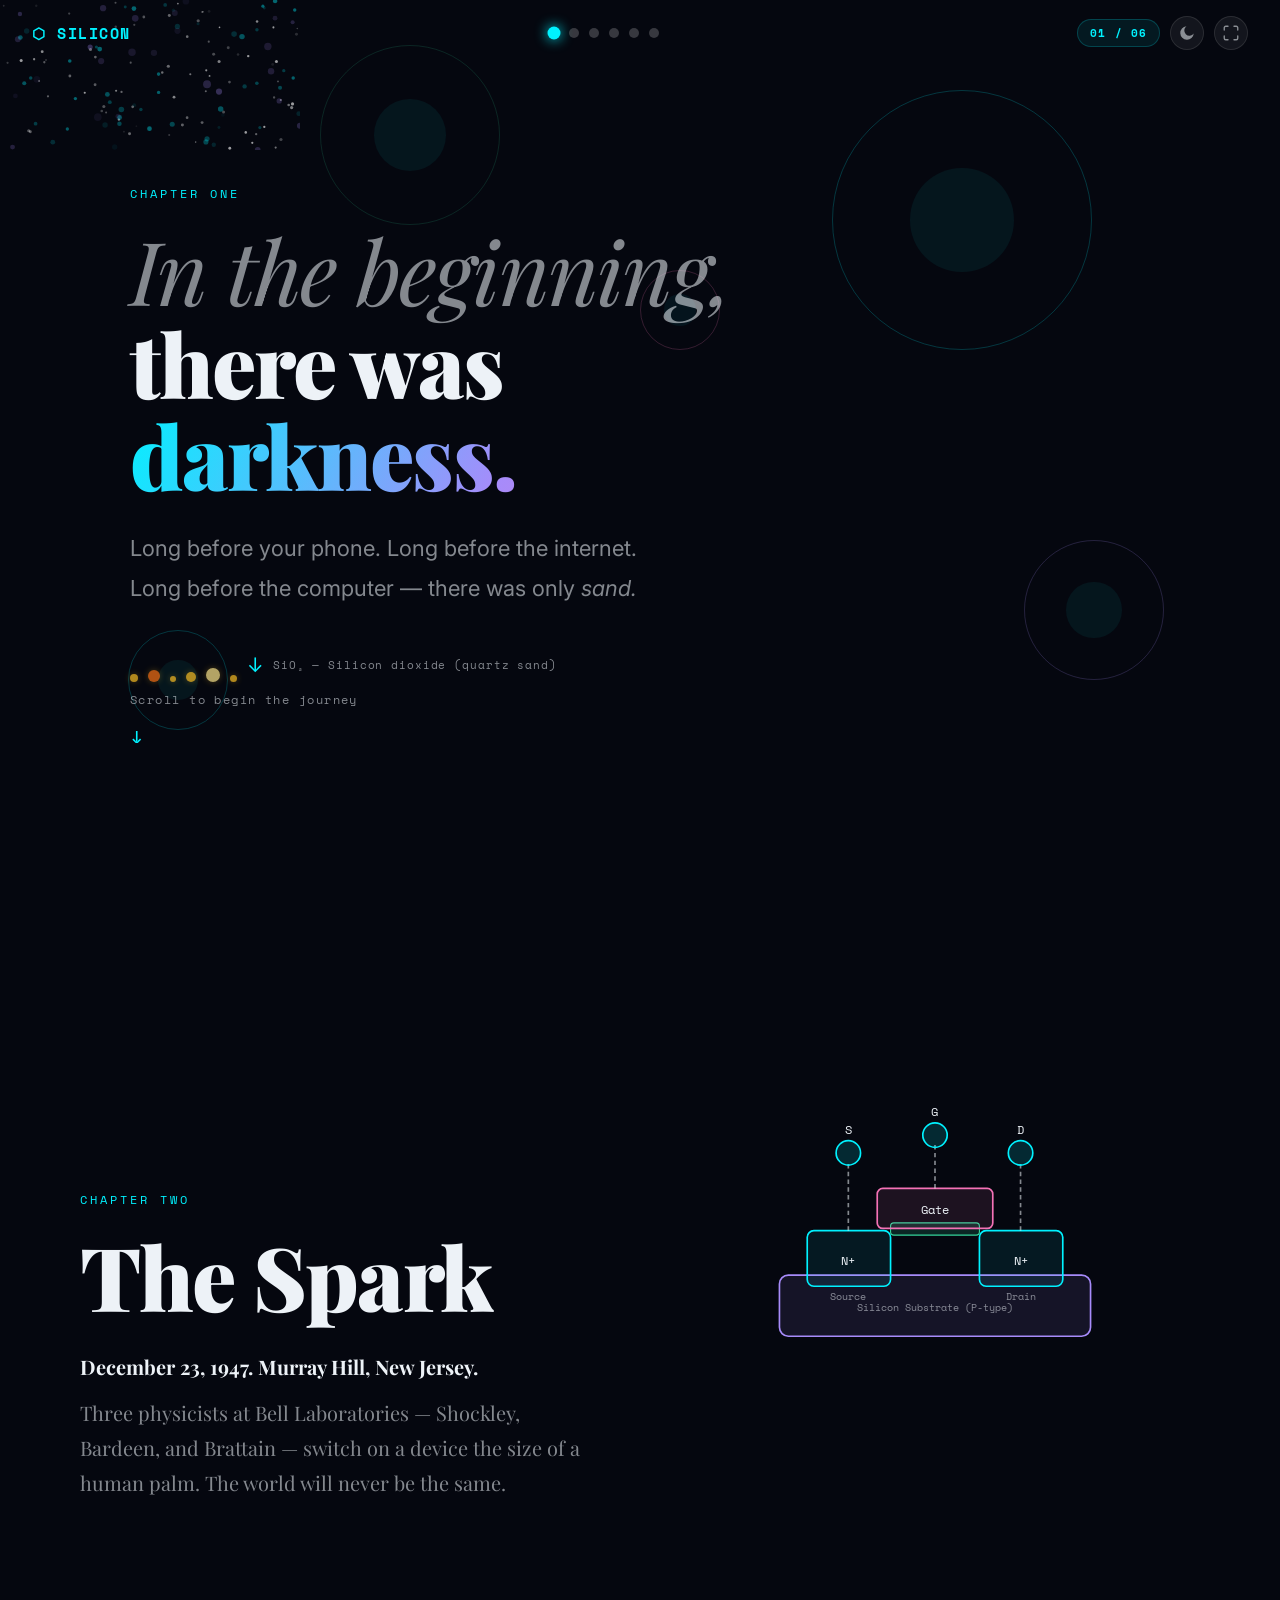
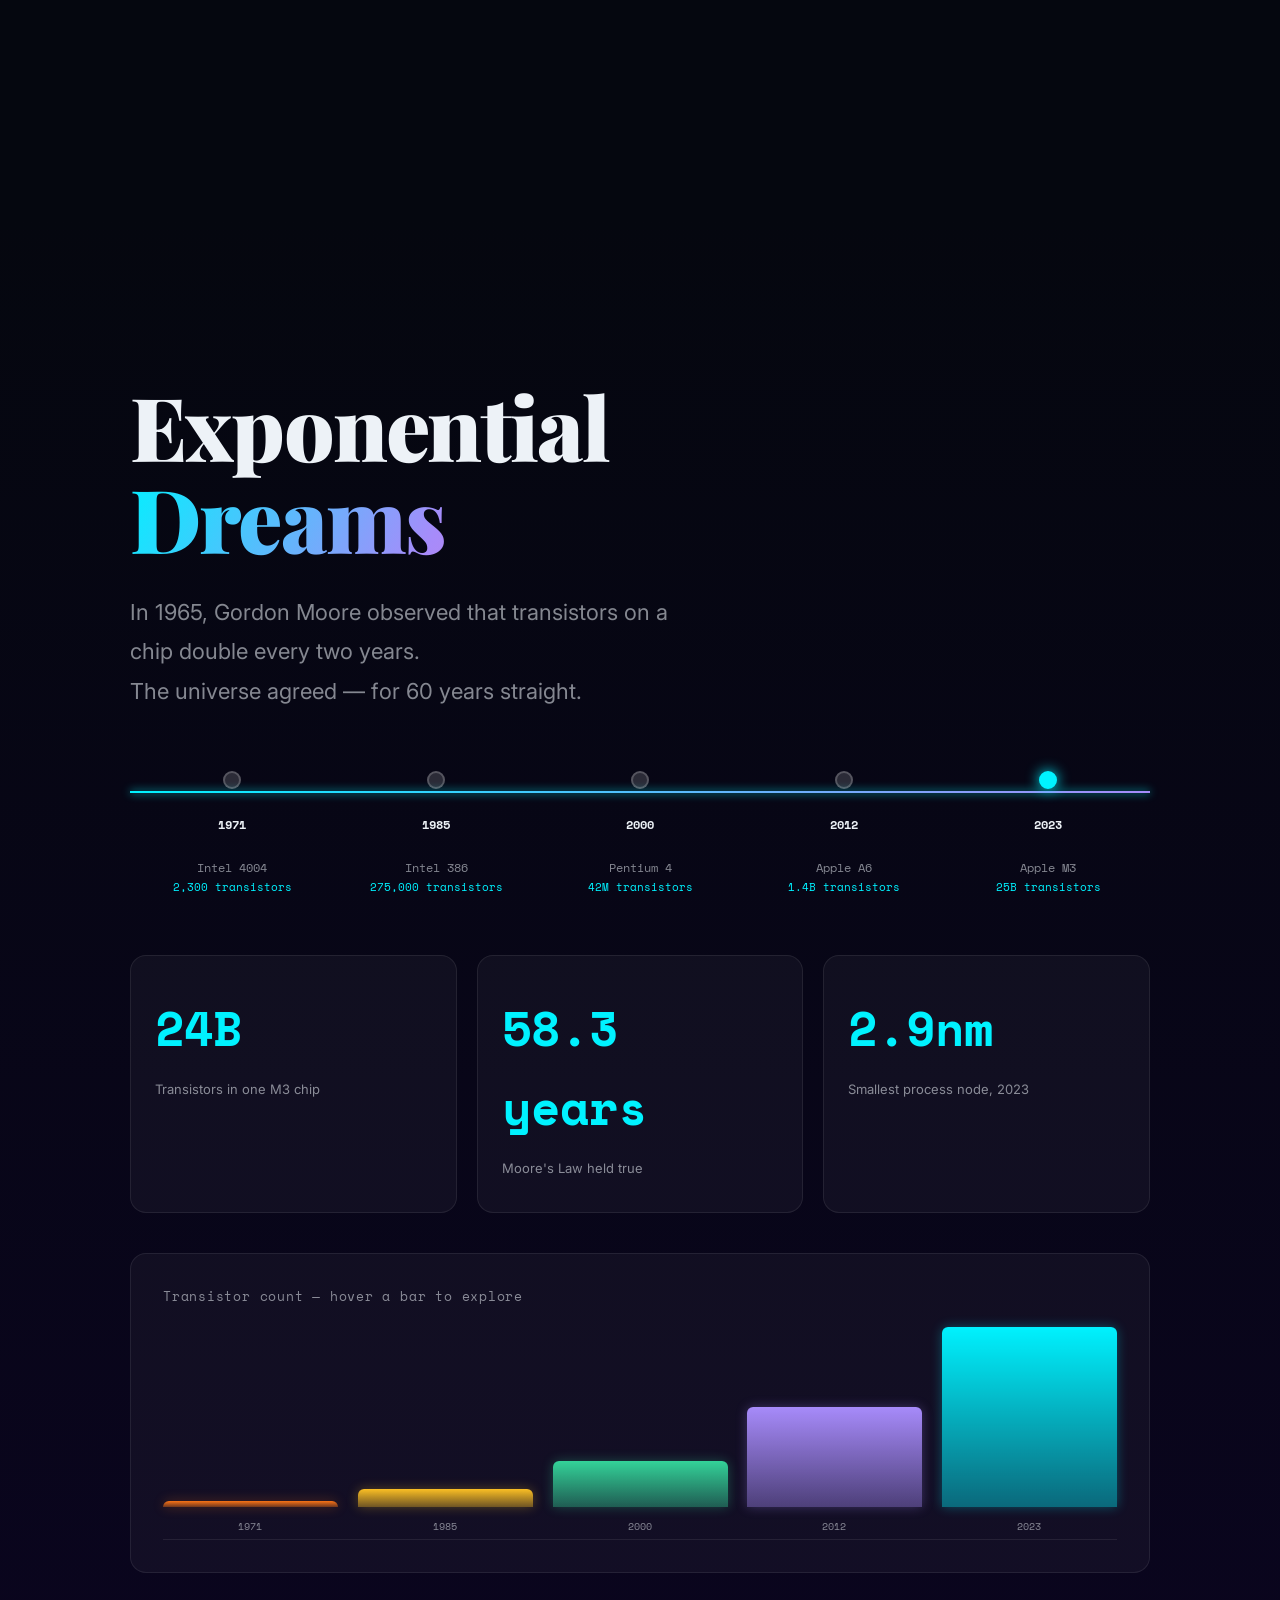
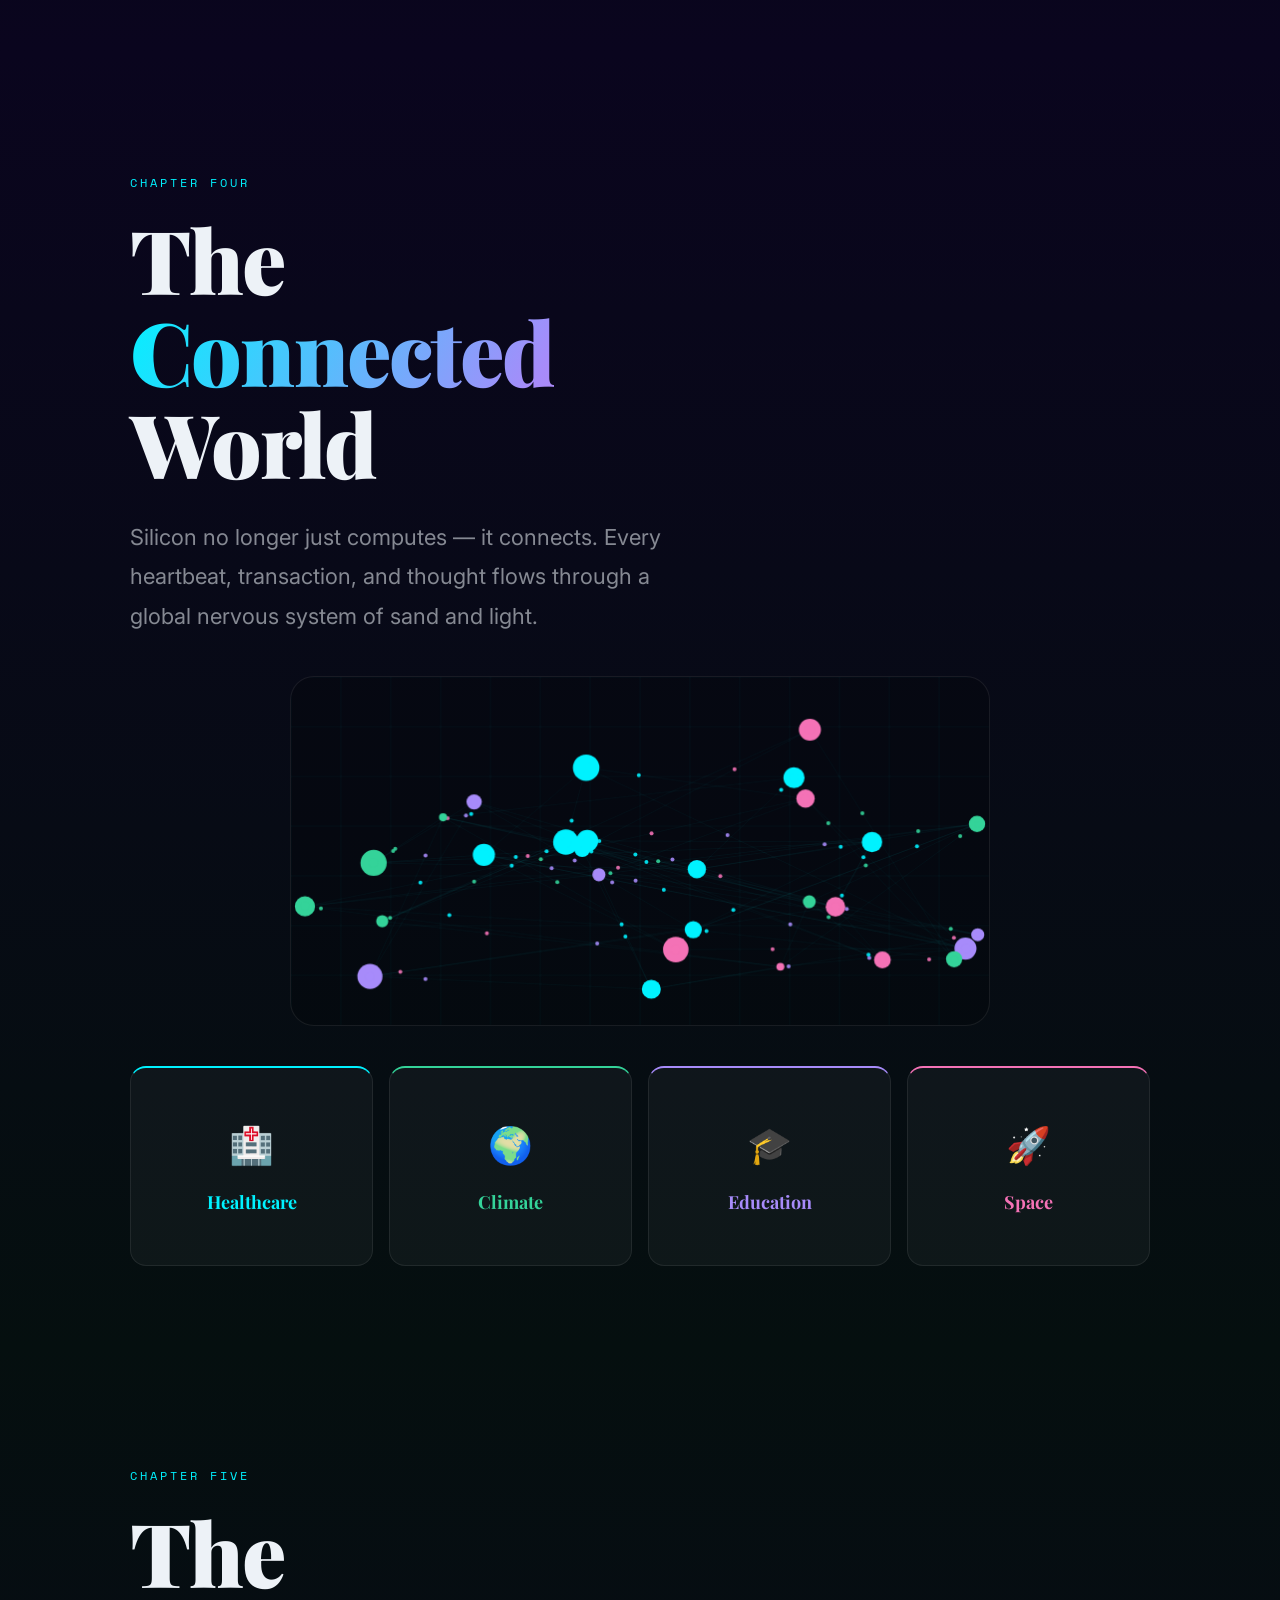
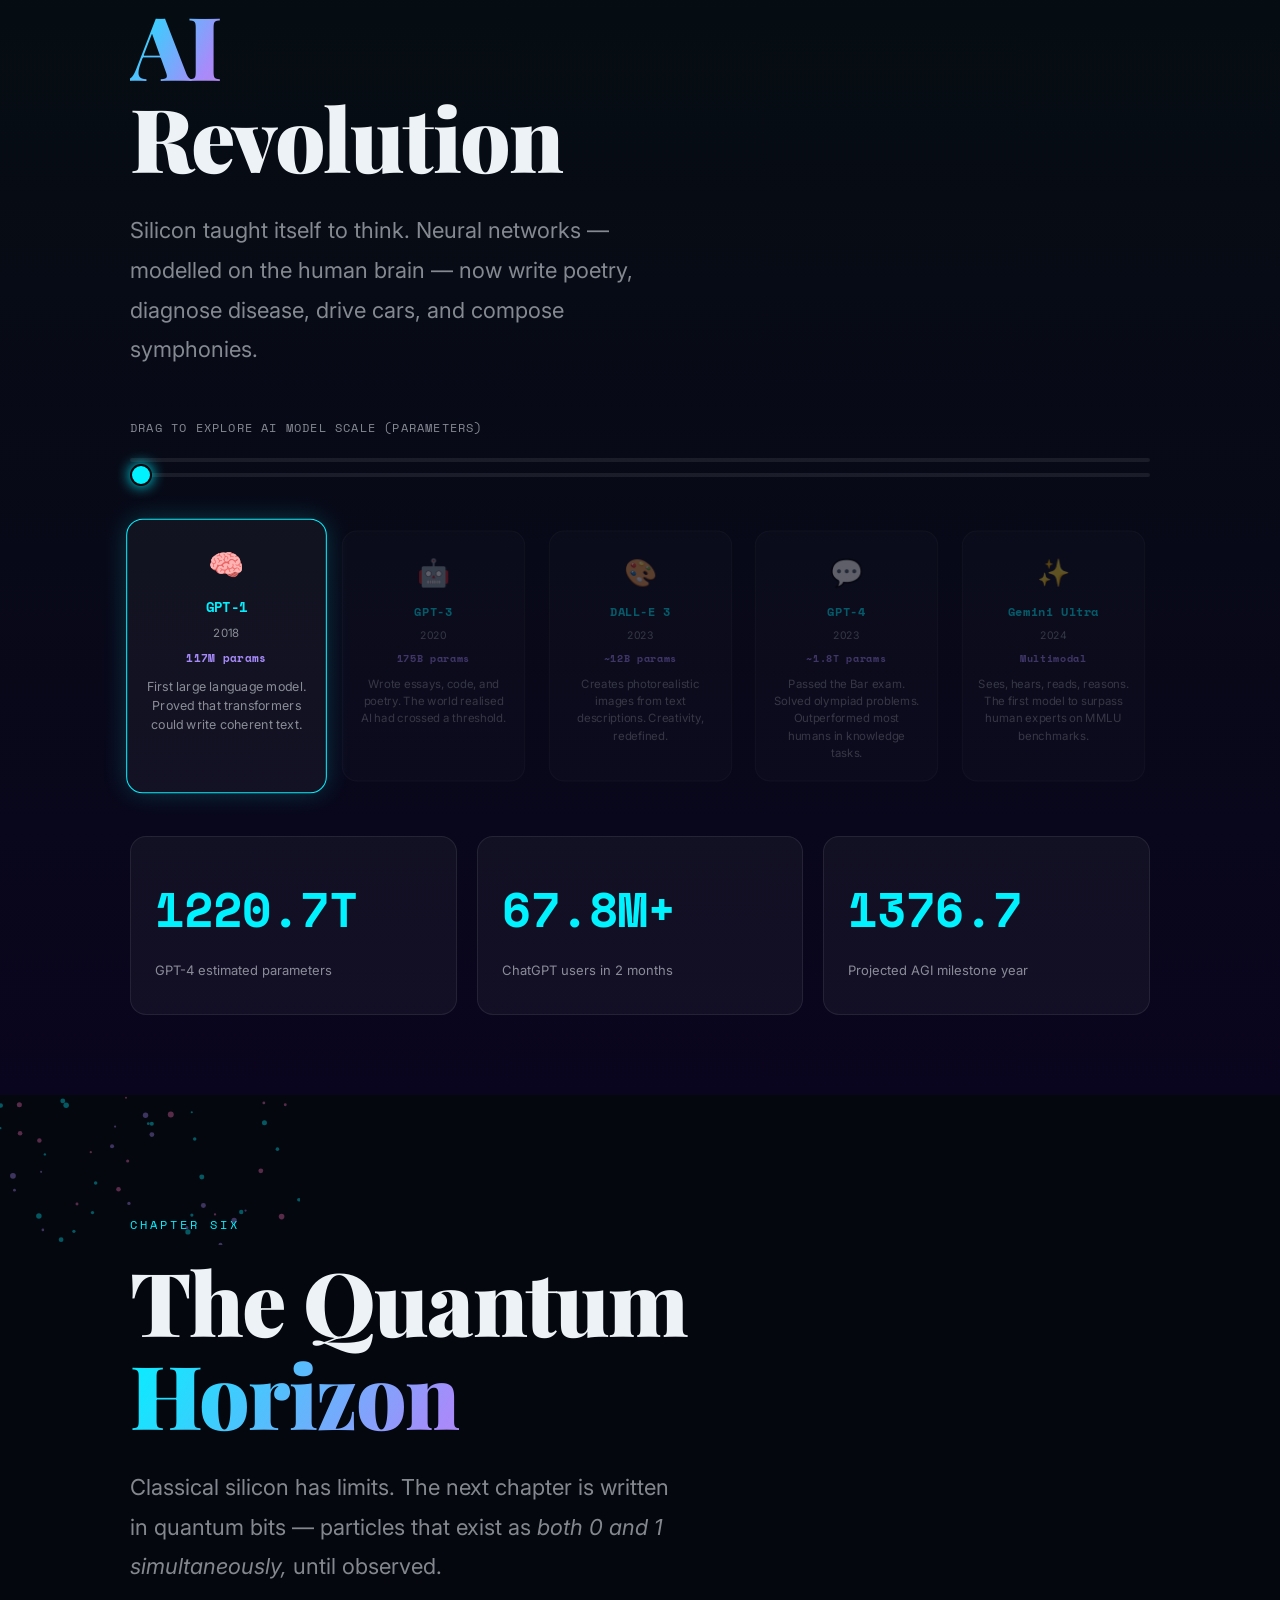
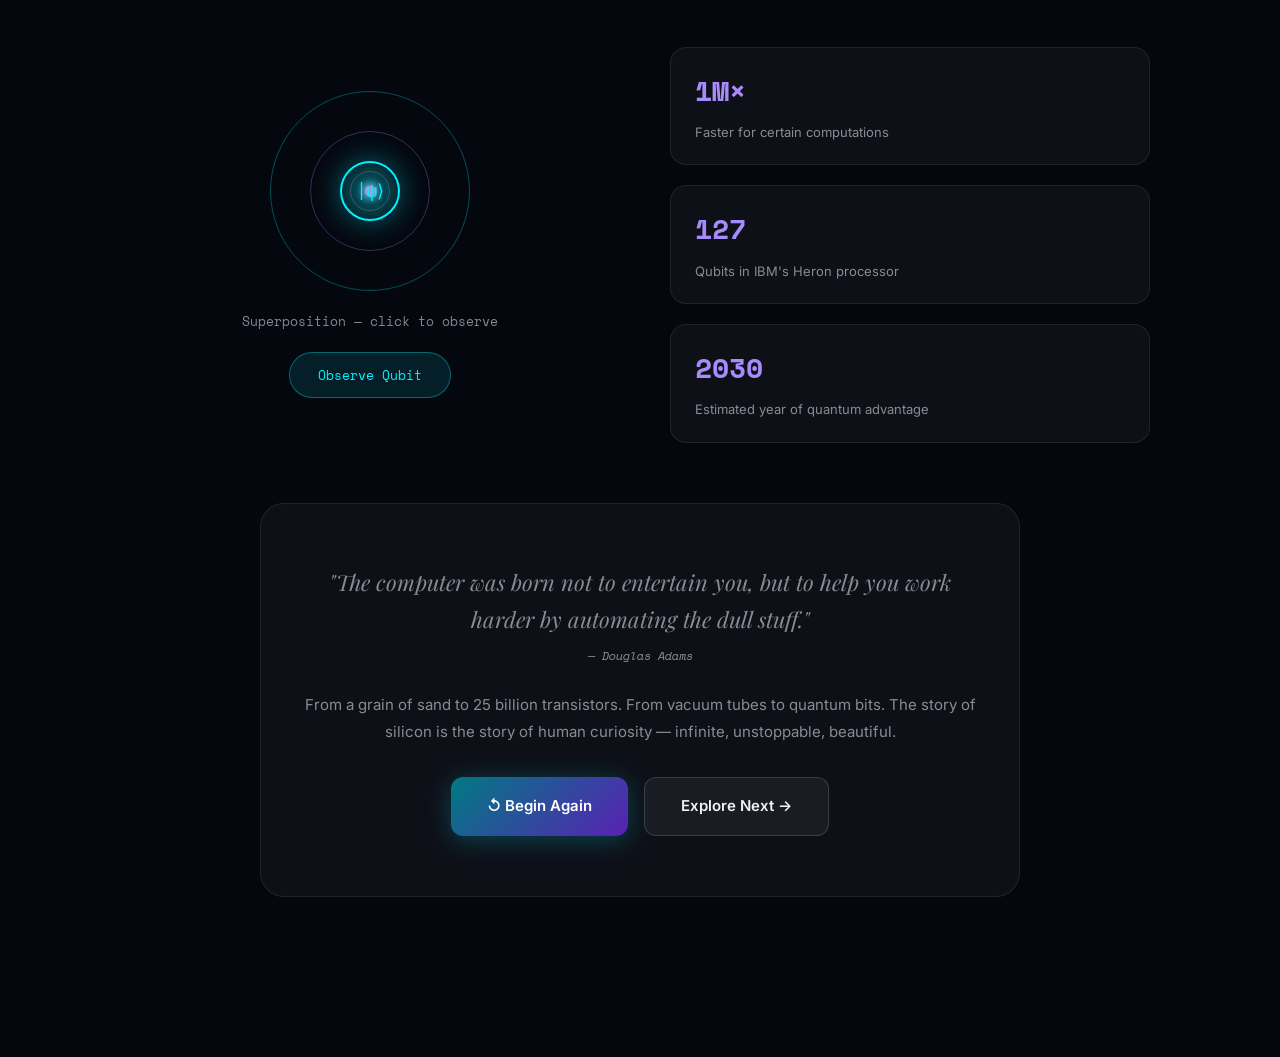
<file: journey.html>
<!DOCTYPE html>
<html lang="en">
<head>
  <meta charset="UTF-8"/>
  <meta name="viewport" content="width=device-width, initial-scale=1.0"/>
  <title>Silicon — A Human Story</title>
  <meta name="description" content="An interactive journey through the history and future of computing — from sand to quantum bits."/>
  <link rel="preconnect" href="https://fonts.googleapis.com"/>
  <link rel="preconnect" href="https://fonts.gstatic.com" crossorigin/>
  <link href="https://fonts.googleapis.com/css2?family=Playfair+Display:ital,wght@0,400;0,700;0,900;1,400&family=Space+Mono:wght@400;700&family=Inter:wght@300;400;500;600&display=swap" rel="stylesheet"/>
  <link rel="stylesheet" href="journey.css"/>
</head>
<body>

<!-- ── LOADER ── -->
<div id="loader" aria-hidden="true">
  <div class="loader-inner">
    <svg id="loader-circuit" viewBox="0 0 160 160" fill="none">
      <path class="lc-path" d="M80 8 L80 40"/>
      <path class="lc-path" d="M80 40 L120 40"/>
      <path class="lc-path" d="M120 40 L120 80"/>
      <path class="lc-path" d="M80 40 L40  40"/>
      <path class="lc-path" d="M40  40 L40  80"/>
      <path class="lc-path" d="M40  80 L80 80"/>
      <path class="lc-path" d="M120 80 L80 80"/>
      <path class="lc-path" d="M80 80 L80 120"/>
      <path class="lc-path" d="M80 120 L40 120"/>
      <path class="lc-path" d="M80 120 L120 120"/>
      <path class="lc-path" d="M40 120 L40 152"/>
      <path class="lc-path" d="M120 120 L120 152"/>
      <circle class="lc-node" cx="80"  cy="40"  r="4"/>
      <circle class="lc-node" cx="40"  cy="40"  r="4"/>
      <circle class="lc-node" cx="120" cy="40"  r="4"/>
      <circle class="lc-node" cx="40"  cy="80"  r="4"/>
      <circle class="lc-node" cx="80"  cy="80"  r="4"/>
      <circle class="lc-node" cx="120" cy="80"  r="4"/>
      <circle class="lc-node" cx="80"  cy="120" r="4"/>
      <circle class="lc-node" cx="40"  cy="120" r="4"/>
      <circle class="lc-node" cx="120" cy="120" r="4"/>
      <rect class="lc-chip" x="58" y="58" width="44" height="44" rx="6"/>
    </svg>
    <p class="loader-title">SILICON</p>
    <p class="loader-sub">A Human Story</p>
    <div class="loader-bar"><div class="loader-fill" id="loader-fill"></div></div>
  </div>
</div>

<!-- ── SCROLL PROGRESS ── -->
<div id="scroll-bar" aria-hidden="true"></div>

<!-- ── CHAPTER NAV ── -->
<nav id="chapter-nav" aria-label="Chapter navigation">
  <a class="nav-logo" href="#genesis" aria-label="Silicon home">⬡ SILICON</a>
  <div class="nav-center">
    <div class="nav-dots" role="list" id="nav-dots">
      <button class="nav-dot active" data-target="genesis"   aria-label="Ch 1: Genesis">    <span class="dot-label">Genesis</span></button>
      <button class="nav-dot"        data-target="spark"     aria-label="Ch 2: The Spark"> <span class="dot-label">The Spark</span></button>
      <button class="nav-dot"        data-target="exp"       aria-label="Ch 3: Exponential"><span class="dot-label">Exponential</span></button>
      <button class="nav-dot"        data-target="connected"  aria-label="Ch 4: Connected"> <span class="dot-label">Connected</span></button>
      <button class="nav-dot"        data-target="ai"         aria-label="Ch 5: AI Rise">   <span class="dot-label">AI Rise</span></button>
      <button class="nav-dot"        data-target="quantum"   aria-label="Ch 6: Quantum">   <span class="dot-label">Quantum</span></button>
    </div>
  </div>
  <div class="nav-actions">
    <div class="chapter-badge" id="chapter-badge" aria-live="polite">01 / 06</div>
    <button class="nav-icon-btn" id="theme-toggle" aria-label="Toggle theme" title="Toggle dark/light mode">
      <svg viewBox="0 0 24 24" fill="none" width="18" height="18"><path d="M21 12.79A9 9 0 1111.21 3a7 7 0 109.79 9.79z" fill="currentColor"/></svg>
    </button>
    <button class="nav-icon-btn" id="fullscreen-btn" aria-label="Toggle fullscreen" title="Fullscreen">
      <svg viewBox="0 0 24 24" fill="none" width="18" height="18"><path d="M8 3H5a2 2 0 00-2 2v3m18 0V5a2 2 0 00-2-2h-3m0 18h3a2 2 0 002-2v-3M3 16v3a2 2 0 002 2h3" stroke="currentColor" stroke-width="1.8" stroke-linecap="round"/></svg>
    </button>
    <button class="nav-mobile-toggle" id="mobile-nav-toggle" aria-label="Toggle chapter menu">
      <span></span><span></span><span></span>
    </button>
  </div>
</nav>
<!-- Mobile nav overlay -->
<div id="mobile-nav-overlay" aria-hidden="true">
  <div class="mno-inner">
    <p class="mno-title">Chapters</p>
    <button class="mno-item" data-target="genesis">  <span class="mno-num">01</span> Genesis</button>
    <button class="mno-item" data-target="spark">    <span class="mno-num">02</span> The Spark</button>
    <button class="mno-item" data-target="exp">      <span class="mno-num">03</span> Exponential</button>
    <button class="mno-item" data-target="connected"><span class="mno-num">04</span> Connected</button>
    <button class="mno-item" data-target="ai">       <span class="mno-num">05</span> AI Rise</button>
    <button class="mno-item" data-target="quantum">  <span class="mno-num">06</span> Quantum</button>
  </div>
</div>

<!-- ══════════════════════════════════════════
     CHAPTER 1 — GENESIS
══════════════════════════════════════════ -->
<section id="genesis" class="chapter ch-genesis">
  <canvas id="star-canvas" aria-hidden="true"></canvas>
  <!-- Parallax atoms -->
  <div class="plx-layer" data-speed="0.15" aria-hidden="true">
    <div class="atom a1"></div><div class="atom a2"></div><div class="atom a3"></div>
  </div>
  <div class="plx-layer" data-speed="0.35" aria-hidden="true">
    <div class="atom a4"></div><div class="atom a5"></div>
  </div>
  <div class="ch-inner">
    <p  class="ch-number"  data-reveal>Chapter One</p>
    <h1 class="ch-title"   data-reveal>
      <em>In the beginning,</em><br/>
      there was<br/>
      <span class="accent-text">darkness.</span>
    </h1>
    <p class="ch-lead" data-reveal>
      Long before your phone. Long before the internet.<br/>
      Long before the computer — there was only <em>sand.</em>
    </p>
    <!-- Animated sand grain visual -->
    <div class="sand-visual" data-reveal aria-hidden="true">
      <div class="sand-grain sg1"></div>
      <div class="sand-grain sg2"></div>
      <div class="sand-grain sg3"></div>
      <div class="sand-grain sg4"></div>
      <div class="sand-grain sg5"></div>
      <div class="sand-grain sg6"></div>
      <div class="sand-arrow">↓</div>
      <div class="sand-label">SiO₂ — Silicon dioxide (quartz sand)</div>
    </div>
    <div class="scroll-hint" data-reveal>
      <span>Scroll to begin the journey</span>
      <div class="scroll-arrow">↓</div>
    </div>
  </div>
</section>

<!-- ══════════════════════════════════════════
     CHAPTER 2 — THE SPARK
══════════════════════════════════════════ -->
<section id="spark" class="chapter ch-spark">
  <div class="sticky-wrap">
    <!-- Sticky left: narrative text -->
    <div class="sticky-text">
      <p class="ch-number" data-reveal>Chapter Two</p>
      <h2 class="ch-title" data-reveal>The Spark</h2>
      <div class="narrative" id="narrative-steps">
        <div class="n-step active" data-step="0">
          <p><strong>December 23, 1947. Murray Hill, New Jersey.</strong></p>
          <p class="n-detail">Three physicists at Bell Laboratories — Shockley, Bardeen, and Brattain — switch on a device the size of a human palm. The world will never be the same.</p>
        </div>
        <div class="n-step" data-step="1">
          <p>They called it the <em>transistor.</em></p>
          <p class="n-detail">A semiconductor switch that could amplify electrical signals. Tiny. Reliable. It replaced the fragile vacuum tube and made modern computing possible.</p>
        </div>
        <div class="n-step" data-step="2">
          <p>One transistor → millions → <em>billions.</em></p>
          <p class="n-detail">A single Apple M3 chip packs <strong>25 billion transistors</strong> — each smaller than a virus — into a postage stamp of silicon.</p>
        </div>
      </div>
    </div>
    <!-- Sticky right: animated SVG diagram -->
    <div class="sticky-visual">
      <svg id="transistor-svg" viewBox="0 0 360 300" fill="none" aria-label="MOSFET transistor diagram">
        <rect class="t-base" x="40" y="190" width="280" height="55" rx="8"/>
        <text class="t-lbl small" x="180" y="222" text-anchor="middle">Silicon Substrate (P-type)</text>
        <rect class="t-ndiff s-src" x="65"  y="150" width="75" height="50" rx="6"/>
        <text class="t-lbl"   x="102" y="181" text-anchor="middle">N+</text>
        <text class="t-lbl small" x="102" y="212" text-anchor="middle">Source</text>
        <rect class="t-ndiff s-drn" x="220" y="150" width="75" height="50" rx="6"/>
        <text class="t-lbl"   x="257" y="181" text-anchor="middle">N+</text>
        <text class="t-lbl small" x="257" y="212" text-anchor="middle">Drain</text>
        <rect class="t-oxide"  x="140" y="143" width="80" height="11" rx="3"/>
        <rect class="t-gate"   x="128" y="112" width="104" height="36" rx="5"/>
        <text class="t-lbl" x="180" y="135" text-anchor="middle">Gate</text>
        <line class="t-lead" x1="102" y1="150" x2="102" y2="88"/>
        <line class="t-lead" x1="257" y1="150" x2="257" y2="88"/>
        <line class="t-lead" x1="180" y1="112" x2="180" y2="72"/>
        <circle class="t-term" cx="102" cy="80" r="11"/>
        <text class="t-lbl" x="102" y="63" text-anchor="middle">S</text>
        <circle class="t-term" cx="257" cy="80" r="11"/>
        <text class="t-lbl" x="257" y="63" text-anchor="middle">D</text>
        <circle class="t-term" cx="180" cy="64" r="11"/>
        <text class="t-lbl" x="180" y="47" text-anchor="middle">G</text>
        <path class="t-current" id="current-flow" d="M102 80 Q180 30 257 80" stroke-dasharray="6 4"/>
        <!-- Electron dots (JS will animate) -->
        <circle class="t-electron" id="e1" cx="130" cy="58" r="4"/>
        <circle class="t-electron" id="e2" cx="180" cy="42" r="4"/>
        <circle class="t-electron" id="e3" cx="230" cy="58" r="4"/>
      </svg>
      <!-- Size comparison bars (show on step 2) -->
      <div class="size-bars" id="size-bars">
        <div class="sz-col"><div class="sz-bar" style="--bh:160px;--bc:#F97316"></div><span>1947<br/>1cm</span></div>
        <div class="sz-col"><div class="sz-bar" style="--bh:80px;--bc:#A78BFA"></div><span>1971<br/>10µm</span></div>
        <div class="sz-col"><div class="sz-bar" style="--bh:28px;--bc:#34D399"></div><span>2000<br/>130nm</span></div>
        <div class="sz-col"><div class="sz-bar" style="--bh:6px;--bc:#00F2FF"></div><span>2023<br/>3nm</span></div>
      </div>
    </div>
  </div>
</section>

<!-- ══════════════════════════════════════════
     CHAPTER 3 — EXPONENTIAL
══════════════════════════════════════════ -->
<section id="exp" class="chapter ch-exp">
  <div class="ch-inner">
    <p class="ch-number" data-reveal>Chapter Three</p>
    <h2 class="ch-title" data-reveal>Exponential<br/><span class="accent-text">Dreams</span></h2>
    <p class="ch-lead" data-reveal>
      In 1965, Gordon Moore observed that transistors on a chip double every two years.<br/>
      The universe agreed — for 60 years straight.
    </p>

    <!-- Interactive timeline -->
    <div class="timeline" data-reveal>
      <div class="tl-rail"></div>
      <div class="tl-items">
        <div class="tl-item" tabindex="0" data-year="1971" data-chip="Intel 4004"    data-trans="2,300"          data-nm="10,000nm">
          <div class="tl-dot"></div>
          <div class="tl-card"><strong>1971</strong><br/>Intel 4004<br/><em>2,300 transistors</em></div>
          <div class="tl-tooltip">The first commercial microprocessor. 10,000nm. Ran at 740kHz — slower than a 1970s calculator.</div>
        </div>
        <div class="tl-item" tabindex="0" data-year="1985" data-chip="Intel 386"     data-trans="275,000"        data-nm="1,500nm">
          <div class="tl-dot"></div>
          <div class="tl-card"><strong>1985</strong><br/>Intel 386<br/><em>275,000 transistors</em></div>
          <div class="tl-tooltip">Powered the PC revolution. 1,500nm. Ran at 16–40MHz. Changed how humanity worked.</div>
        </div>
        <div class="tl-item" tabindex="0" data-year="2000" data-chip="Pentium 4"     data-trans="42,000,000"     data-nm="180nm">
          <div class="tl-dot"></div>
          <div class="tl-card"><strong>2000</strong><br/>Pentium 4<br/><em>42M transistors</em></div>
          <div class="tl-tooltip">The internet age. 180nm. A billion humans came online. The world was never the same.</div>
        </div>
        <div class="tl-item" tabindex="0" data-year="2012" data-chip="Apple A6"      data-trans="1,400,000,000"  data-nm="32nm">
          <div class="tl-dot"></div>
          <div class="tl-card"><strong>2012</strong><br/>Apple A6<br/><em>1.4B transistors</em></div>
          <div class="tl-tooltip">32nm. More power than the Apollo program. In your pocket. The smartphone changed everything.</div>
        </div>
        <div class="tl-item active" tabindex="0" data-year="2023" data-chip="Apple M3" data-trans="25,000,000,000" data-nm="3nm">
          <div class="tl-dot"></div>
          <div class="tl-card"><strong>2023</strong><br/>Apple M3<br/><em>25B transistors</em></div>
          <div class="tl-tooltip">3nm — smaller than a COVID-19 virus. 25 billion switches in a stamp of silicon. Science fiction, made real.</div>
        </div>
      </div>
    </div>

      <!-- Stat counters -->
      <div class="stats-row" data-reveal>
        <div class="stat-block">
          <span class="stat-num" data-count="25000000000" data-format="compact">0</span>
          <span class="stat-desc">Transistors in one M3 chip</span>
        </div>
        <div class="stat-block">
          <span class="stat-num" data-count="60" data-suffix=" years">0</span>
          <span class="stat-desc">Moore's Law held true</span>
        </div>
        <div class="stat-block">
          <span class="stat-num" data-count="3" data-suffix="nm">0</span>
          <span class="stat-desc">Smallest process node, 2023</span>
        </div>
      </div>

      <!-- Interactive Moore's Law bar chart -->
      <div class="moores-chart" data-reveal>
        <p class="mc-label">Transistor count — hover a bar to explore</p>
        <div class="mc-bars">
          <div class="mc-bar" data-year="1971" data-val="2,300" style="--mh:6px;  --mc:#F97316" tabindex="0"><span class="mc-yr">1971</span></div>
          <div class="mc-bar" data-year="1985" data-val="275K"  style="--mh:18px; --mc:#FBBF24" tabindex="0"><span class="mc-yr">1985</span></div>
          <div class="mc-bar" data-year="2000" data-val="42M"   style="--mh:46px; --mc:#34D399" tabindex="0"><span class="mc-yr">2000</span></div>
          <div class="mc-bar" data-year="2012" data-val="1.4B"  style="--mh:100px;--mc:#A78BFA" tabindex="0"><span class="mc-yr">2012</span></div>
          <div class="mc-bar" data-year="2023" data-val="25B"   style="--mh:180px;--mc:#00F2FF" tabindex="0"><span class="mc-yr">2023</span></div>
        </div>
        <div class="mc-tooltip" id="mc-tooltip"></div>
      </div>
    </div>
  </div>
</section>

<!-- ══════════════════════════════════════════
     CHAPTER 4 — CONNECTED
══════════════════════════════════════════ -->
<section id="connected" class="chapter ch-connected">
  <div class="ch-inner">
    <p class="ch-number" data-reveal>Chapter Four</p>
    <h2 class="ch-title" data-reveal>The<br/><span class="accent-text">Connected</span><br/>World</h2>
    <p class="ch-lead" data-reveal>
      Silicon no longer just computes — it connects. Every heartbeat, transaction,
      and thought flows through a global nervous system of sand and light.
    </p>
    <canvas id="globe-canvas" aria-label="Global connection network visualization" data-reveal></canvas>

    <!-- Flip cards — hover to reveal -->
    <div class="impact-grid" data-reveal>
      <div class="flip-card" aria-label="Healthcare impact">
        <div class="flip-inner">
          <div class="flip-front" style="--ac:#00F2FF">
            <span class="fi-icon">🏥</span>
            <span class="fi-title">Healthcare</span>
          </div>
          <div class="flip-back" style="--ac:#00F2FF">
            <p>AI diagnostics detect cancer with <strong>94.5% accuracy</strong> — surpassing human doctors in some studies.</p>
          </div>
        </div>
      </div>
      <div class="flip-card" aria-label="Climate impact">
        <div class="flip-inner">
          <div class="flip-front" style="--ac:#34D399">
            <span class="fi-icon">🌍</span>
            <span class="fi-title">Climate</span>
          </div>
          <div class="flip-back" style="--ac:#34D399">
            <p>Exascale supercomputers now predict weather <strong>2 weeks ahead</strong> with 99% accuracy.</p>
          </div>
        </div>
      </div>
      <div class="flip-card" aria-label="Education impact">
        <div class="flip-inner">
          <div class="flip-front" style="--ac:#A78BFA">
            <span class="fi-icon">🎓</span>
            <span class="fi-title">Education</span>
          </div>
          <div class="flip-back" style="--ac:#A78BFA">
            <p><strong>300 million students</strong> worldwide have AI tutors that adapt in real-time to their needs.</p>
          </div>
        </div>
      </div>
      <div class="flip-card" aria-label="Space impact">
        <div class="flip-inner">
          <div class="flip-front" style="--ac:#F472B6">
            <span class="fi-icon">🚀</span>
            <span class="fi-title">Space</span>
          </div>
          <div class="flip-back" style="--ac:#F472B6">
            <p>The Webb Telescope's silicon processors let us see light from <strong>13.6 billion years ago</strong>.</p>
          </div>
        </div>
      </div>
    </div>
  </div>
</section>

<!-- ══════════════════════════════════════════
     CHAPTER 5 — THE AI REVOLUTION
══════════════════════════════════════════ -->
<section id="ai" class="chapter ch-ai">
  <div class="ch-inner">
    <p class="ch-number" data-reveal>Chapter Five</p>
    <h2 class="ch-title" data-reveal>The<br/><span class="accent-text">AI</span><br/>Revolution</h2>
    <p class="ch-lead" data-reveal>
      Silicon taught itself to think. Neural networks — modelled on the human brain —
      now write poetry, diagnose disease, drive cars, and compose symphonies.
    </p>

    <!-- Interactive AI Model Slider -->
    <div class="ai-slider-section" data-reveal>
      <p class="ai-slider-label">Drag to explore AI model scale (parameters)</p>
      <div class="ai-slider-wrap">
        <input type="range" id="ai-slider" class="ai-range" min="0" max="4" step="1" value="0" aria-label="AI model scale slider"/>
        <div class="ai-slider-track">
          <div class="ai-slider-fill" id="ai-fill"></div>
        </div>
      </div>
      <div class="ai-cards">
        <div class="ai-card" data-idx="0">
          <div class="aic-icon">🧠</div>
          <div class="aic-name">GPT-1</div>
          <div class="aic-year">2018</div>
          <div class="aic-params">117M params</div>
          <div class="aic-desc">First large language model. Proved that transformers could write coherent text.</div>
        </div>
        <div class="ai-card" data-idx="1">
          <div class="aic-icon">🤖</div>
          <div class="aic-name">GPT-3</div>
          <div class="aic-year">2020</div>
          <div class="aic-params">175B params</div>
          <div class="aic-desc">Wrote essays, code, and poetry. The world realised AI had crossed a threshold.</div>
        </div>
        <div class="ai-card" data-idx="2">
          <div class="aic-icon">🎨</div>
          <div class="aic-name">DALL-E 3</div>
          <div class="aic-year">2023</div>
          <div class="aic-params">~12B params</div>
          <div class="aic-desc">Creates photorealistic images from text descriptions. Creativity, redefined.</div>
        </div>
        <div class="ai-card" data-idx="3">
          <div class="aic-icon">💬</div>
          <div class="aic-name">GPT-4</div>
          <div class="aic-year">2023</div>
          <div class="aic-params">~1.8T params</div>
          <div class="aic-desc">Passed the Bar exam. Solved olympiad problems. Outperformed most humans in knowledge tasks.</div>
        </div>
        <div class="ai-card" data-idx="4">
          <div class="aic-icon">✨</div>
          <div class="aic-name">Gemini Ultra</div>
          <div class="aic-year">2024</div>
          <div class="aic-params">Multimodal</div>
          <div class="aic-desc">Sees, hears, reads, reasons. The first model to surpass human experts on MMLU benchmarks.</div>
        </div>
      </div>
    </div>

    <!-- AI stat row with animated counters -->
    <div class="stats-row" data-reveal>
      <div class="stat-block">
        <span class="stat-num" data-count="1800" data-suffix="T">0</span>
        <span class="stat-desc">GPT-4 estimated parameters</span>
      </div>
      <div class="stat-block">
        <span class="stat-num" data-count="100" data-suffix="M+">0</span>
        <span class="stat-desc">ChatGPT users in 2 months</span>
      </div>
      <div class="stat-block">
        <span class="stat-num" data-count="2030" data-suffix="">0</span>
        <span class="stat-desc">Projected AGI milestone year</span>
      </div>
    </div>
  </div>
</section>

<!-- ══════════════════════════════════════════
     CHAPTER 6 — QUANTUM
══════════════════════════════════════════ -->
<section id="quantum" class="chapter ch-quantum">
  <canvas id="quantum-canvas" aria-hidden="true"></canvas>
  <div class="ch-inner">
    <p class="ch-number" data-reveal>Chapter Six</p>
    <h2 class="ch-title" data-reveal>The Quantum<br/><span class="accent-text">Horizon</span></h2>
    <p class="ch-lead" data-reveal>
      Classical silicon has limits. The next chapter is written in quantum bits —
      particles that exist as <em>both 0 and 1 simultaneously,</em> until observed.
    </p>

    <!-- Interactive qubit -->
    <div class="qubit-area" data-reveal>
      <div class="qubit-wrap">
        <div class="qubit" id="qubit" role="button" tabindex="0" aria-label="Click to observe the qubit">
          <div class="q-ring r1"></div>
          <div class="q-ring r2"></div>
          <div class="q-ring r3"></div>
          <div class="q-core"><span id="q-label">|ψ⟩</span></div>
          <div class="q-orb orb-a"></div>
          <div class="q-orb orb-b"></div>
          <div class="q-orb orb-c"></div>
        </div>
        <p class="qubit-hint" id="qubit-hint">Superposition — click to observe</p>
        <button class="observe-btn" id="observe-btn">Observe Qubit</button>
      </div>
      <div class="q-facts">
        <div class="qf" data-reveal><span class="qf-n">1M×</span><span class="qf-d">Faster for certain computations</span></div>
        <div class="qf" data-reveal><span class="qf-n">127</span><span class="qf-d">Qubits in IBM's Heron processor</span></div>
        <div class="qf" data-reveal><span class="qf-n">2030</span><span class="qf-d">Estimated year of quantum advantage</span></div>
      </div>
    </div>

    <!-- Conclusion -->
    <div class="conclusion" data-reveal>
      <blockquote>
        <em>"The computer was born not to entertain you, but to help you work harder by automating the dull stuff."</em>
        <cite>— Douglas Adams</cite>
      </blockquote>
      <p>From a grain of sand to 25 billion transistors. From vacuum tubes to quantum bits.
      The story of silicon is the story of human curiosity — infinite, unstoppable, beautiful.</p>
      <div class="cta-row">
        <a href="#genesis" class="btn-primary" id="restart-btn">↺ Begin Again</a>
        <a href="site.html" class="btn-secondary">Explore Next →</a>
      </div>
    </div>
  </div>
</section>

<script src="journey.js"></script>
</body>
</html>
</file>
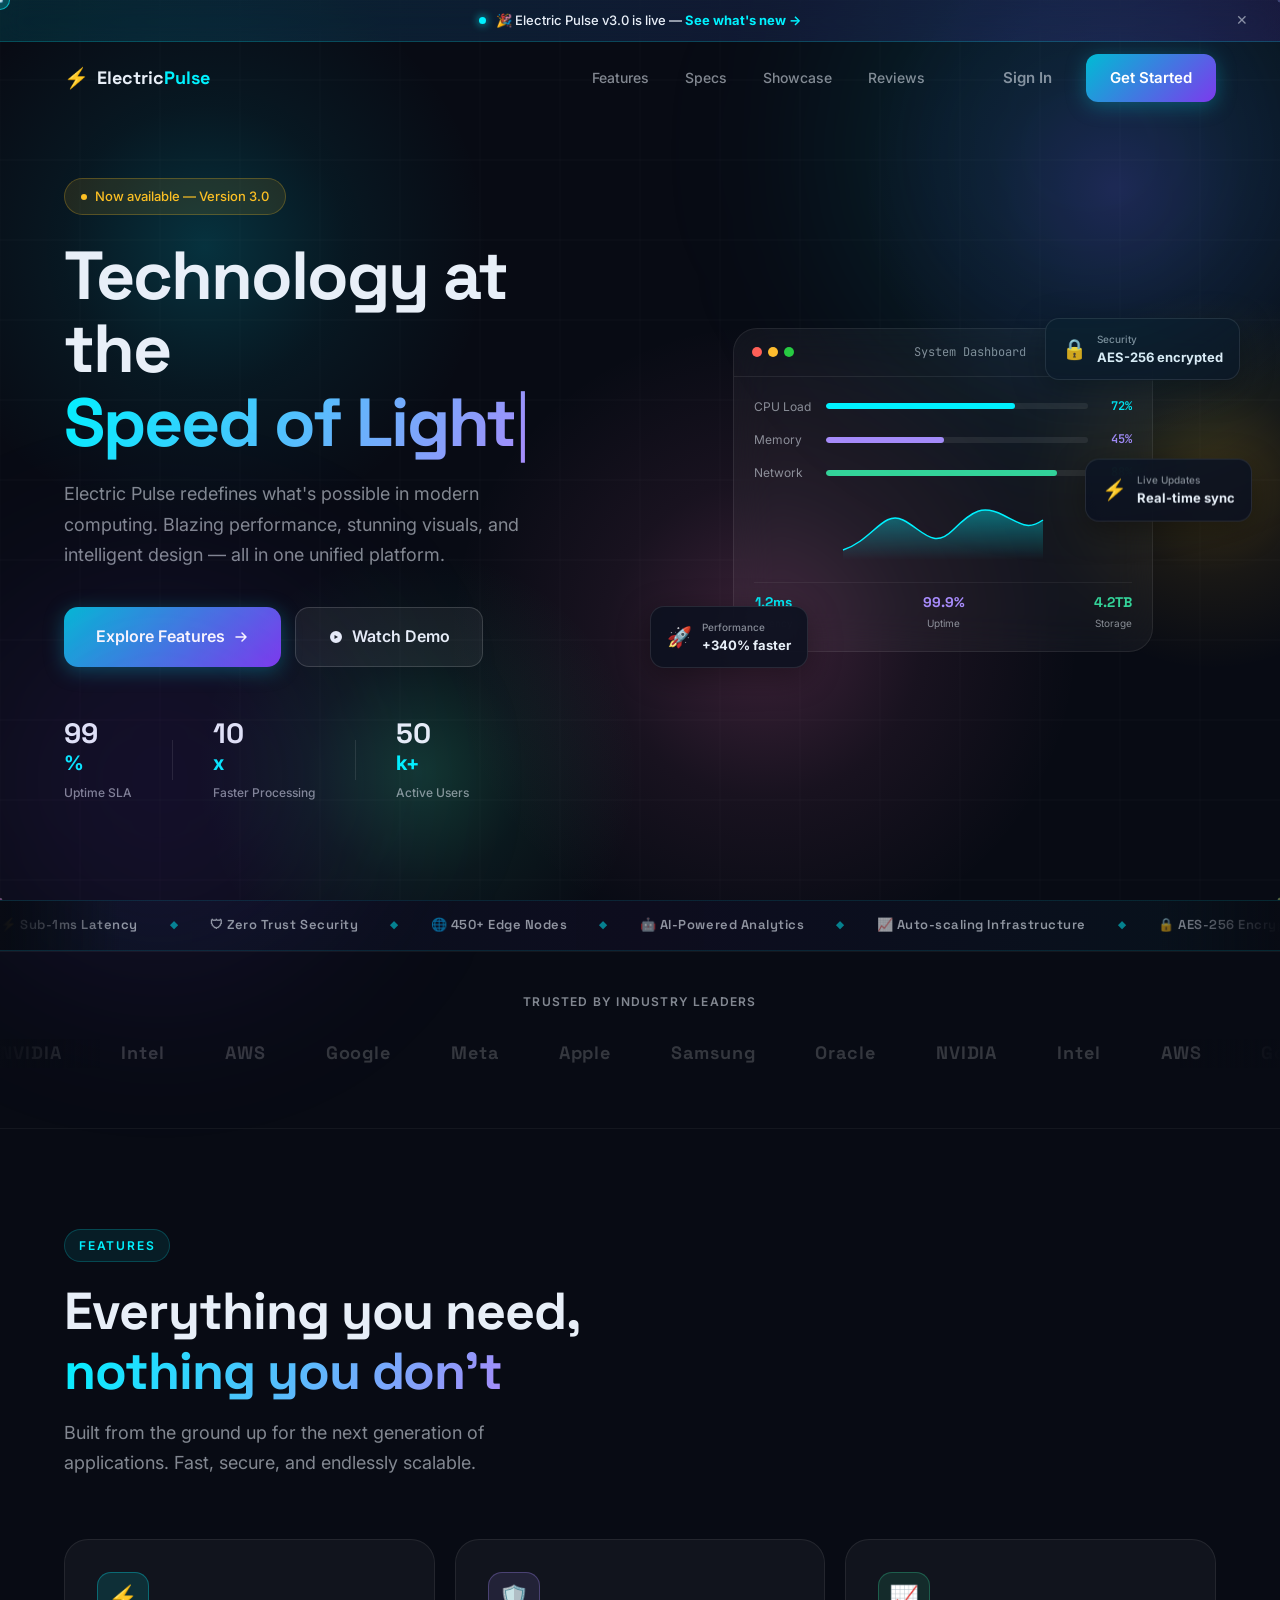
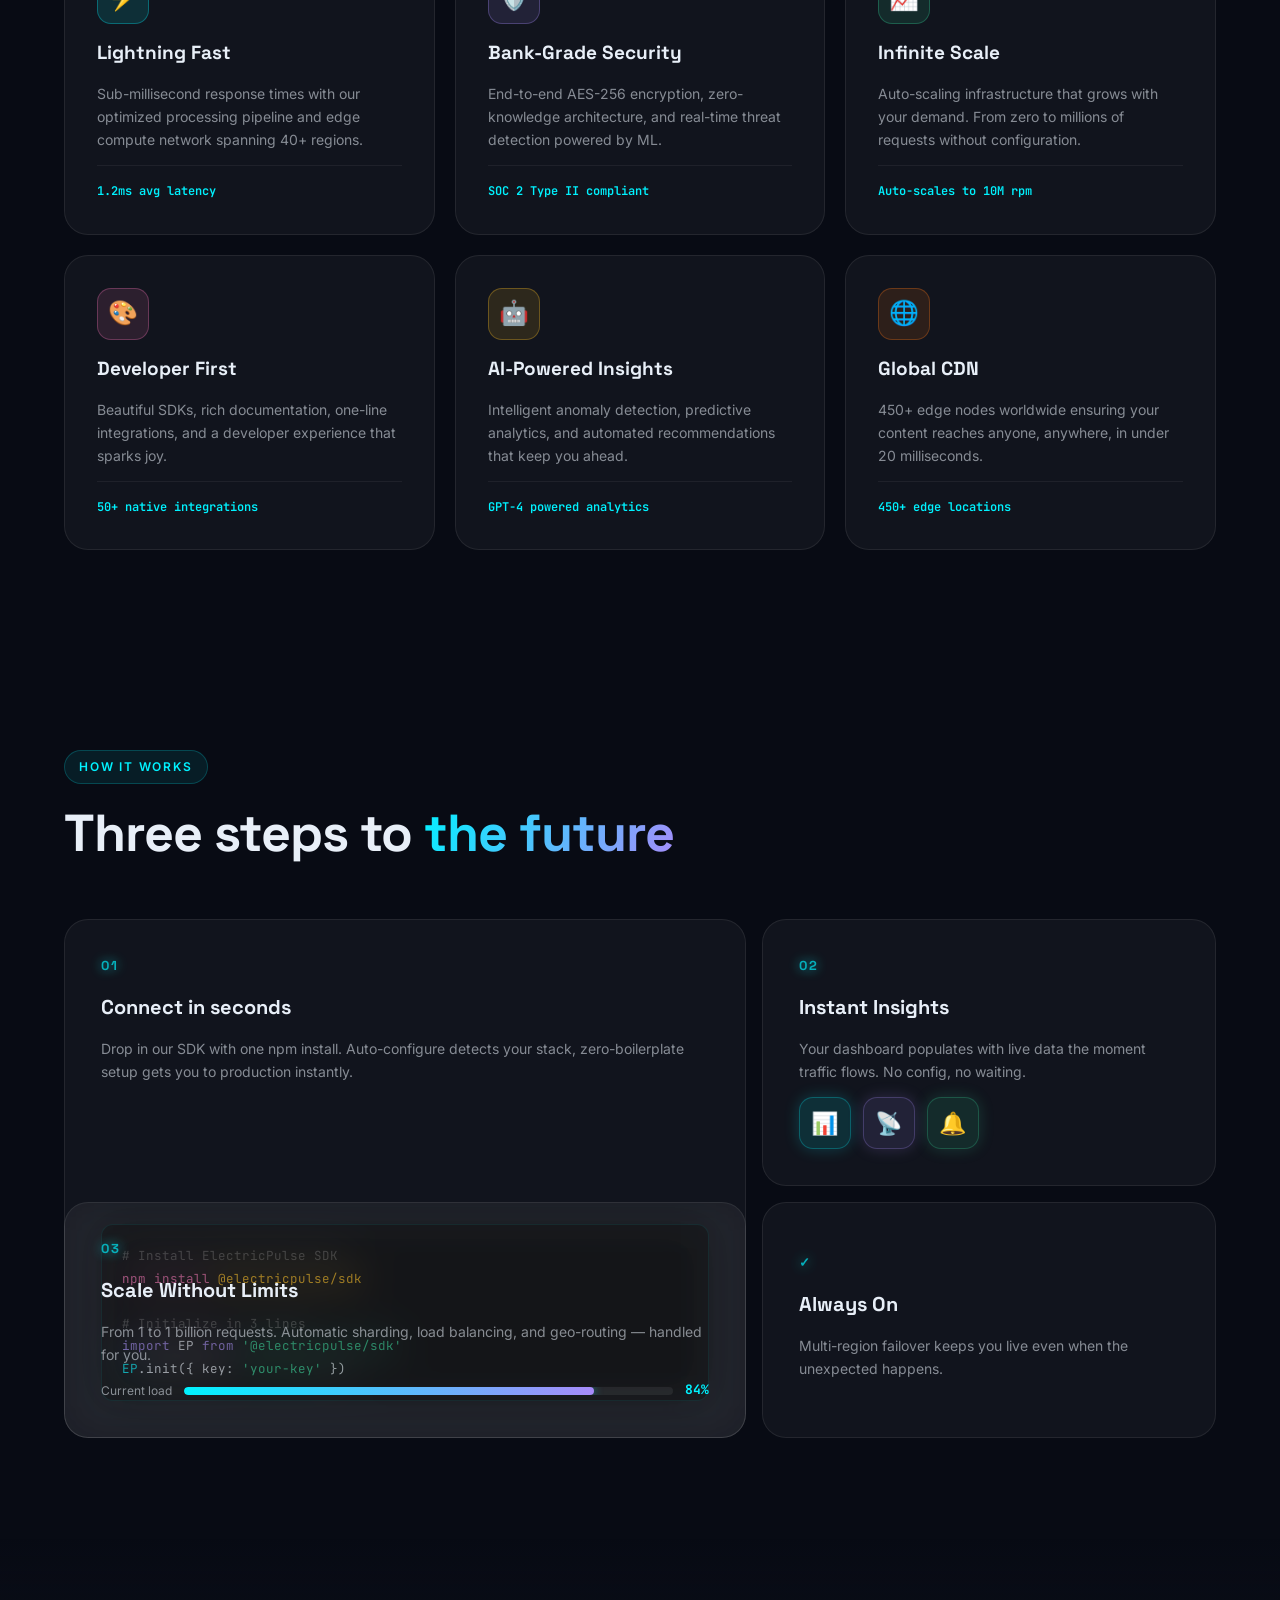
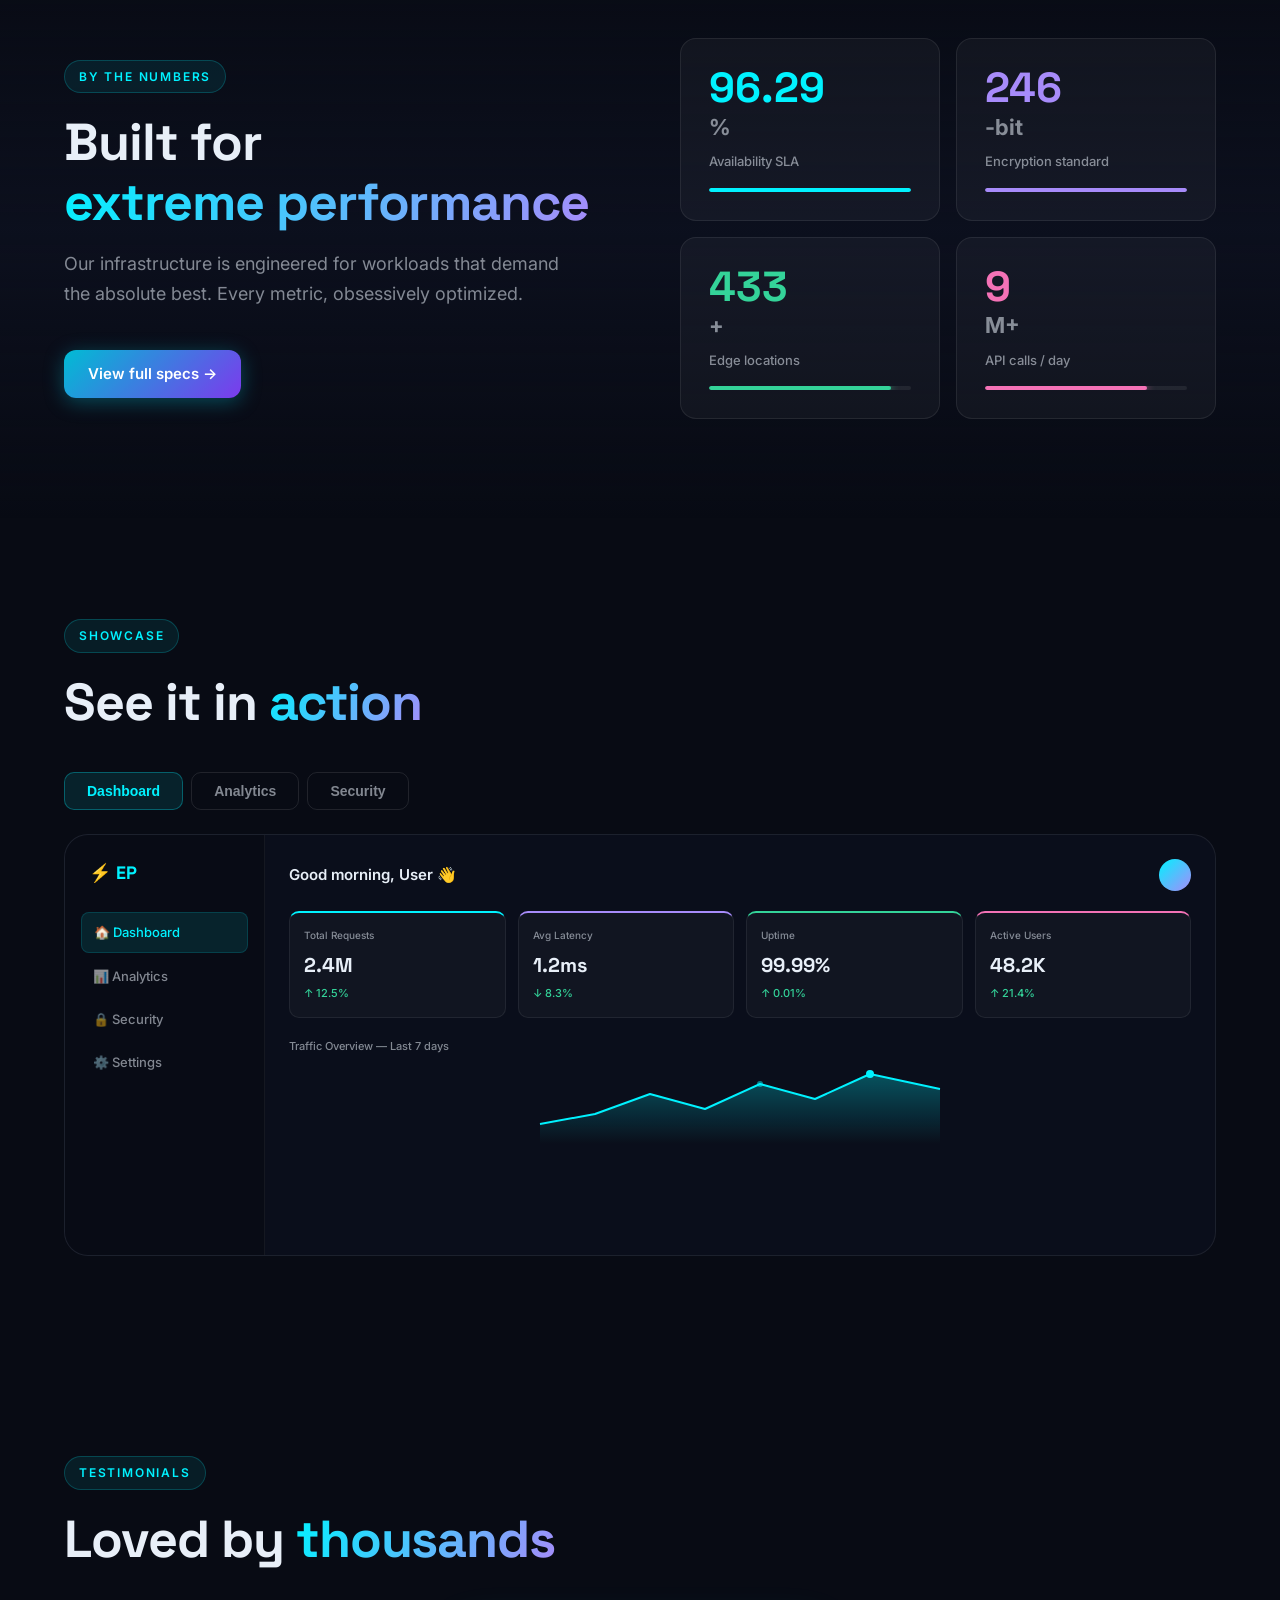
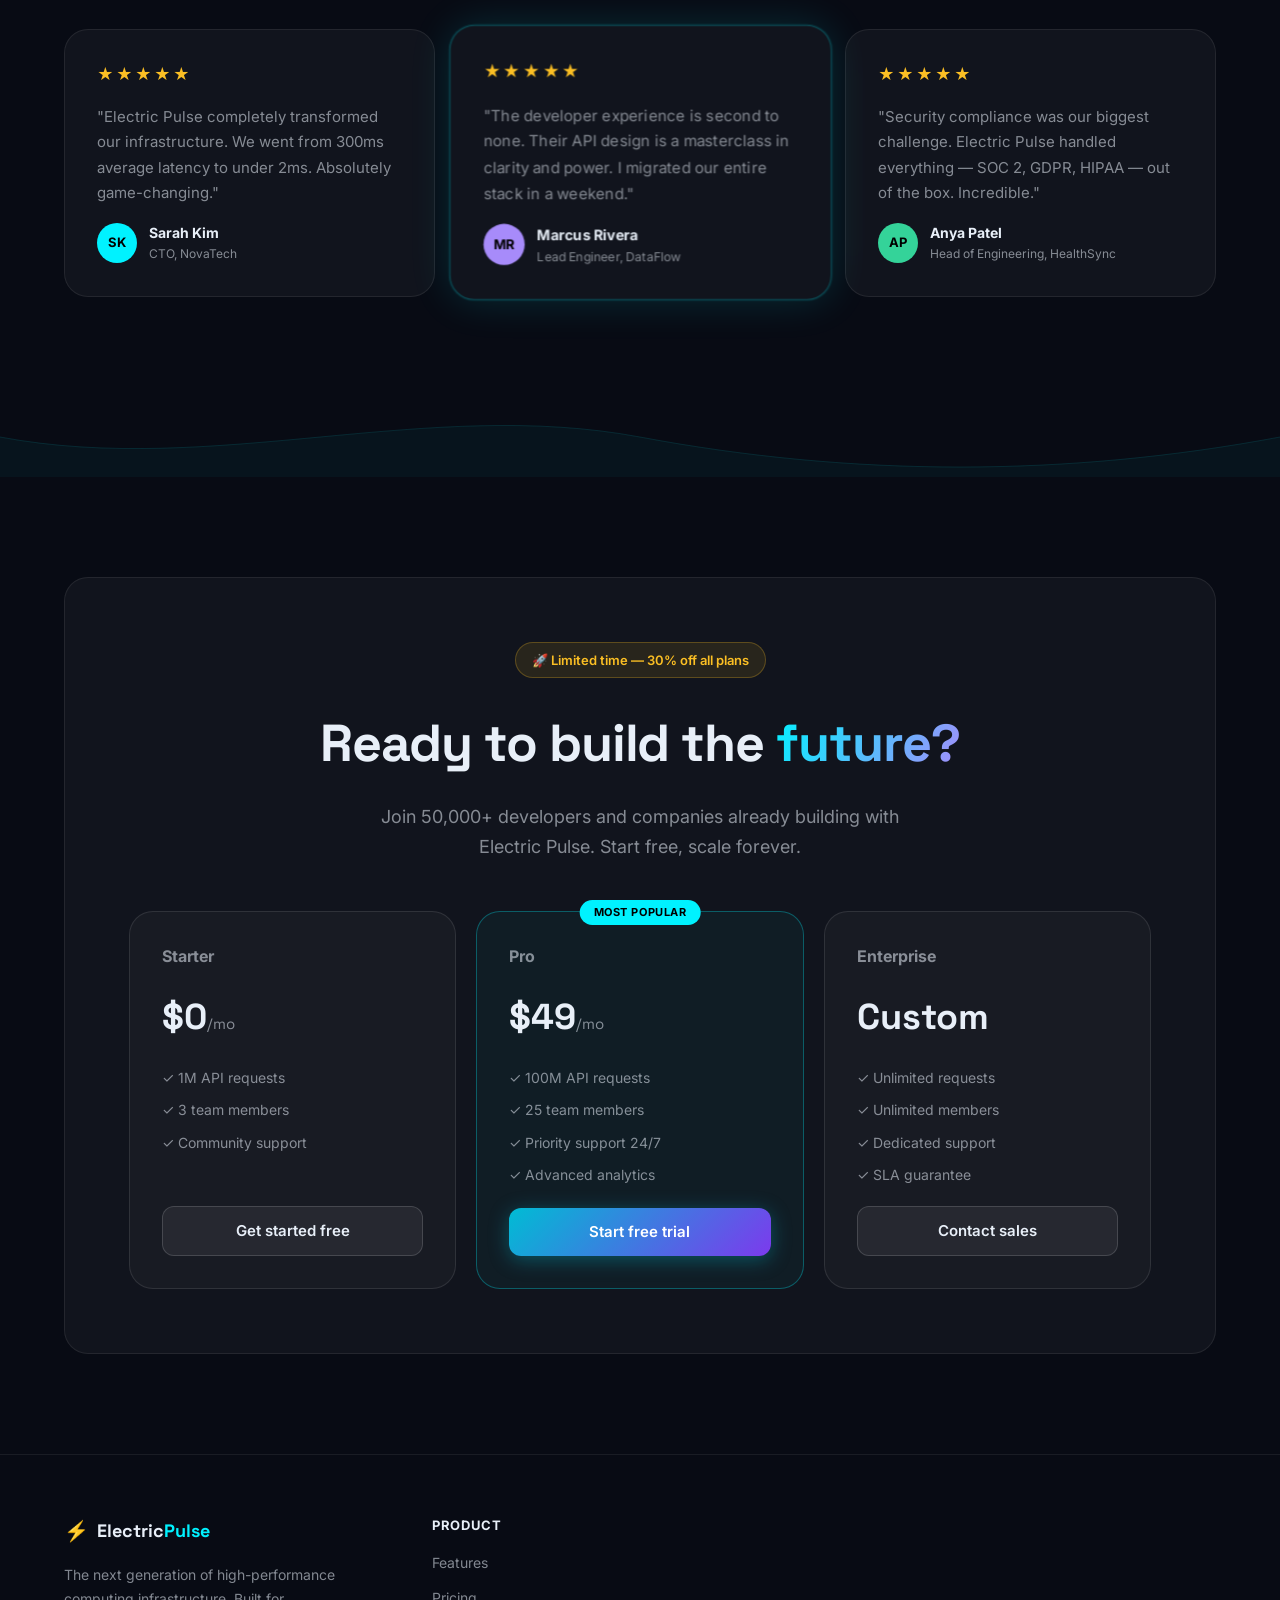
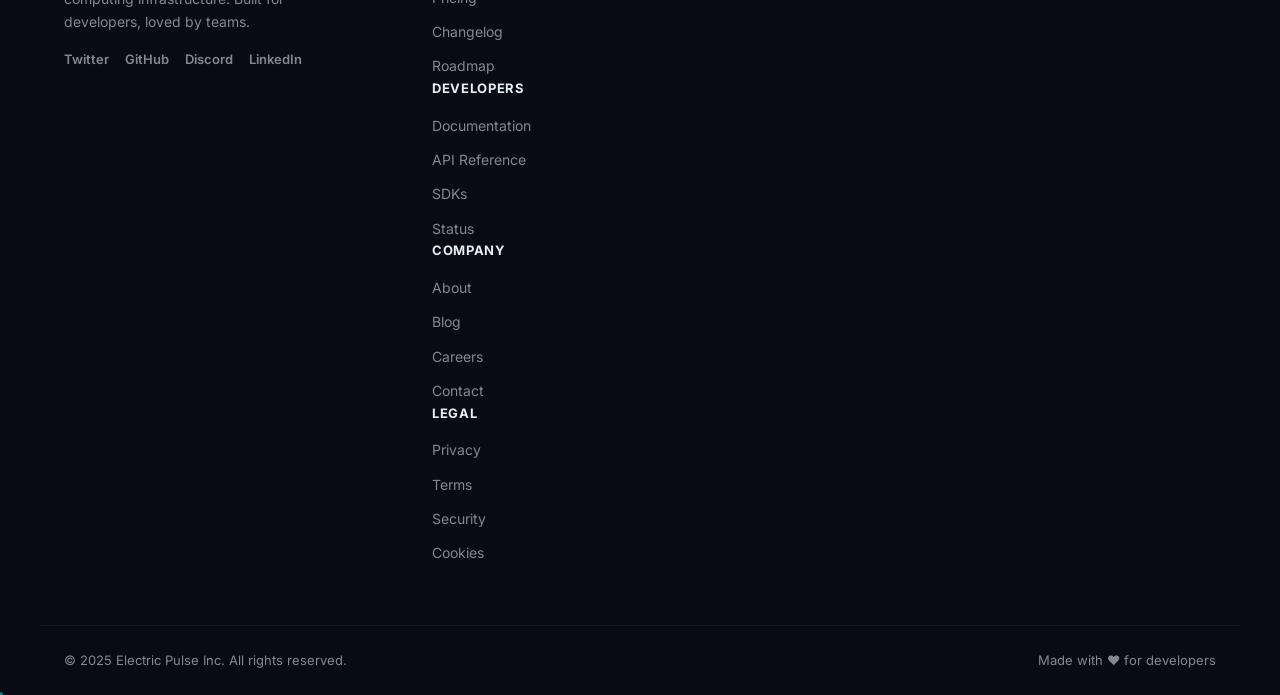
<file: site.html>
<!DOCTYPE html>
<html lang="en">
<head>
  <meta charset="UTF-8" />
  <meta name="viewport" content="width=device-width, initial-scale=1.0" />
  <title>Electric Pulse — Next-Gen Technology</title>
  <meta name="description" content="Electric Pulse — the next generation of high-performance computing technology. Explore innovation at the speed of light." />
  <link rel="preconnect" href="https://fonts.googleapis.com" />
  <link rel="preconnect" href="https://fonts.gstatic.com" crossorigin />
  <link href="https://fonts.googleapis.com/css2?family=Inter:wght@300;400;500;600;700;800;900&family=Space+Grotesk:wght@400;500;600;700&family=JetBrains+Mono:wght@400;500&display=swap" rel="stylesheet" />
  <link rel="stylesheet" href="site.css" />
</head>
<body>

<!-- ── ANNOUNCEMENT BANNER ── -->
<div id="announce-bar">
  <div class="announce-inner">
    <span class="announce-dot"></span>
    <span>🎉 Electric Pulse v3.0 is live — <a href="#features">See what's new →</a></span>
    <button class="announce-close" id="announceClose" aria-label="Close">✕</button>
  </div>
</div>

<!-- ── CANVAS BACKGROUND ── -->
<canvas id="bg-canvas"></canvas>
<!-- ── PARTICLE CANVAS ── -->
<canvas id="particle-canvas"></canvas>

<!-- ── NAVIGATION ── -->
<nav id="navbar">
  <div class="nav-inner">
    <a class="nav-brand" href="#">
      <span class="brand-icon">⚡</span>
      <span class="brand-text">Electric<span class="brand-accent">Pulse</span></span>
    </a>
    <ul class="nav-links">
      <li><a href="#features">Features</a></li>
      <li><a href="#specs">Specs</a></li>
      <li><a href="#showcase">Showcase</a></li>
      <li><a href="#testimonials">Reviews</a></li>
    </ul>
    <div class="nav-actions">
      <a href="#" class="btn btn-ghost">Sign In</a>
      <a href="#cta" class="btn btn-primary">Get Started</a>
    </div>
    <button class="nav-hamburger" id="hamburger" aria-label="Menu">
      <span></span><span></span><span></span>
    </button>
  </div>
</nav>

<!-- ── HERO ── -->
<section id="hero">
  <div class="hero-inner">
    <div class="hero-badge" data-reveal>
      <span class="badge-dot"></span>
      <span>Now available — Version 3.0</span>
    </div>
    <h1 class="hero-title" data-reveal>
      Technology at the<br/>
      <span class="gradient-text typewriter" id="typewriter"></span>
    </h1>
    <p class="hero-sub" data-reveal>
      Electric Pulse redefines what's possible in modern computing. 
      Blazing performance, stunning visuals, and intelligent design — 
      all in one unified platform.
    </p>
    <div class="hero-cta" data-reveal>
      <a href="#features" class="btn btn-primary btn-lg btn-sparkle" data-magnetic>
        <span class="btn-inner">Explore Features</span>
        <svg width="16" height="16" viewBox="0 0 16 16" fill="none"><path d="M3 8h10M9 4l4 4-4 4" stroke="currentColor" stroke-width="1.5" stroke-linecap="round" stroke-linejoin="round"/></svg>
      </a>
      <a href="#showcase" class="btn btn-outline btn-lg" data-magnetic>
        <svg width="16" height="16" viewBox="0 0 16 16" fill="none"><path d="M8 2a6 6 0 100 12A6 6 0 008 2zM6.5 6L10 8l-3.5 2V6z" fill="currentColor"/></svg>
        <span>Watch Demo</span>
      </a>
    </div>
    <div class="hero-stats" data-reveal>
      <div class="stat-item">
        <span class="stat-num" data-count="99">0</span><span class="stat-unit">%</span>
        <span class="stat-label">Uptime SLA</span>
      </div>
      <div class="stat-divider"></div>
      <div class="stat-item">
        <span class="stat-num" data-count="10">0</span><span class="stat-unit">x</span>
        <span class="stat-label">Faster Processing</span>
      </div>
      <div class="stat-divider"></div>
      <div class="stat-item">
        <span class="stat-num" data-count="50">0</span><span class="stat-unit">k+</span>
        <span class="stat-label">Active Users</span>
      </div>
    </div>
  </div>
  <!-- Floating UI mockup -->
  <div class="hero-visual" data-reveal>
    <div class="mockup-card card-glow">
      <div class="mockup-header">
        <div class="mockup-dots">
          <span class="dot red"></span>
          <span class="dot yellow"></span>
          <span class="dot green"></span>
        </div>
        <span class="mockup-title">System Dashboard</span>
      </div>
      <div class="mockup-body">
        <div class="mockup-row">
          <span class="row-label">CPU Load</span>
          <div class="progress-bar"><div class="progress-fill cpu-fill" style="--w:72%"></div></div>
          <span class="row-val cyan">72%</span>
        </div>
        <div class="mockup-row">
          <span class="row-label">Memory</span>
          <div class="progress-bar"><div class="progress-fill" style="--w:45%;--c:#A78BFA"></div></div>
          <span class="row-val purple">45%</span>
        </div>
        <div class="mockup-row">
          <span class="row-label">Network</span>
          <div class="progress-bar"><div class="progress-fill" style="--w:88%;--c:#34D399"></div></div>
          <span class="row-val green">88%</span>
        </div>
        <div class="mockup-chart">
          <svg viewBox="0 0 200 60" fill="none" xmlns="http://www.w3.org/2000/svg">
            <defs>
              <linearGradient id="cg" x1="0" y1="0" x2="0" y2="1">
                <stop offset="0%" stop-color="#00F2FF" stop-opacity="0.4"/>
                <stop offset="100%" stop-color="#00F2FF" stop-opacity="0"/>
              </linearGradient>
            </defs>
            <path d="M0 50 C30 40 40 10 60 20 S90 50 110 30 S140 5 160 15 S185 30 200 20 L200 60 L0 60Z" fill="url(#cg)"/>
            <path d="M0 50 C30 40 40 10 60 20 S90 50 110 30 S140 5 160 15 S185 30 200 20" stroke="#00F2FF" stroke-width="1.5"/>
          </svg>
        </div>
        <div class="mockup-metrics">
          <div class="metric"><span class="metric-val" style="color:#00F2FF">1.2ms</span><span class="metric-label">Latency</span></div>
          <div class="metric"><span class="metric-val" style="color:#A78BFA">99.9%</span><span class="metric-label">Uptime</span></div>
          <div class="metric"><span class="metric-val" style="color:#34D399">4.2TB</span><span class="metric-label">Storage</span></div>
        </div>
      </div>
    </div>
    <!-- Floating accent cards -->
    <div class="float-card fc1">
      <span class="fc-icon">🚀</span>
      <div>
        <div class="fc-title">Performance</div>
        <div class="fc-val">+340% faster</div>
      </div>
    </div>
    <div class="float-card fc2">
      <span class="fc-icon">🔒</span>
      <div>
        <div class="fc-title">Security</div>
        <div class="fc-val">AES-256 encrypted</div>
      </div>
    </div>
    <div class="float-card fc3">
      <span class="fc-icon">⚡</span>
      <div>
        <div class="fc-title">Live Updates</div>
        <div class="fc-val">Real-time sync</div>
      </div>
    </div>
  </div>
</section>

<!-- ── NEON MARQUEE ── -->
<div id="neon-marquee">
  <div class="marquee-track">
    <span>⚡ Sub-1ms Latency</span>
    <span class="sep">◆</span>
    <span>🛡 Zero Trust Security</span>
    <span class="sep">◆</span>
    <span>🌐 450+ Edge Nodes</span>
    <span class="sep">◆</span>
    <span>🤖 AI-Powered Analytics</span>
    <span class="sep">◆</span>
    <span>📈 Auto-scaling Infrastructure</span>
    <span class="sep">◆</span>
    <span>🔒 AES-256 Encryption</span>
    <span class="sep">◆</span>
    <span>☁️ 99.99% Uptime SLA</span>
    <span class="sep">◆</span>
    <span>⚡ Sub-1ms Latency</span>
    <span class="sep">◆</span>
    <span>🛡 Zero Trust Security</span>
    <span class="sep">◆</span>
    <span>🌐 450+ Edge Nodes</span>
    <span class="sep">◆</span>
    <span>🤖 AI-Powered Analytics</span>
    <span class="sep">◆</span>
    <span>📈 Auto-scaling Infrastructure</span>
    <span class="sep">◆</span>
    <span>🔒 AES-256 Encryption</span>
    <span class="sep">◆</span>
    <span>☁️ 99.99% Uptime SLA</span>
    <span class="sep">◆</span>
  </div>
</div>

<!-- ── LOGOS / TRUST BAR ── -->
<section id="trust">
  <div class="trust-inner">
    <p class="trust-label">Trusted by industry leaders</p>
    <div class="logo-track">
      <div class="logo-strip">
        <div class="logo-item">NVIDIA</div>
        <div class="logo-item">Intel</div>
        <div class="logo-item">AWS</div>
        <div class="logo-item">Google</div>
        <div class="logo-item">Meta</div>
        <div class="logo-item">Apple</div>
        <div class="logo-item">Samsung</div>
        <div class="logo-item">Oracle</div>
        <!-- duplicate for seamless loop -->
        <div class="logo-item">NVIDIA</div>
        <div class="logo-item">Intel</div>
        <div class="logo-item">AWS</div>
        <div class="logo-item">Google</div>
        <div class="logo-item">Meta</div>
        <div class="logo-item">Apple</div>
        <div class="logo-item">Samsung</div>
        <div class="logo-item">Oracle</div>
      </div>
    </div>
  </div>
</section>

<!-- ── FEATURES ── -->
<section id="features">
  <div class="section-inner">
    <div class="section-tag" data-reveal>Features</div>
    <h2 class="section-title" data-reveal>Everything you need,<br/><span class="gradient-text">nothing you don't</span></h2>
    <p class="section-sub" data-reveal>Built from the ground up for the next generation of applications. Fast, secure, and endlessly scalable.</p>

    <div class="features-grid">
      <div class="feature-card card-glow" data-reveal style="--delay:0ms">
        <div class="feat-icon" style="--ic:#00F2FF;--ib:rgba(0,242,255,0.12)">⚡</div>
        <h3>Lightning Fast</h3>
        <p>Sub-millisecond response times with our optimized processing pipeline and edge compute network spanning 40+ regions.</p>
        <div class="feat-stat">1.2ms avg latency</div>
      </div>
      <div class="feature-card card-glow" data-reveal style="--delay:100ms">
        <div class="feat-icon" style="--ic:#A78BFA;--ib:rgba(167,139,250,0.12)">🛡️</div>
        <h3>Bank-Grade Security</h3>
        <p>End-to-end AES-256 encryption, zero-knowledge architecture, and real-time threat detection powered by ML.</p>
        <div class="feat-stat">SOC 2 Type II compliant</div>
      </div>
      <div class="feature-card card-glow" data-reveal style="--delay:200ms">
        <div class="feat-icon" style="--ic:#34D399;--ib:rgba(52,211,153,0.12)">📈</div>
        <h3>Infinite Scale</h3>
        <p>Auto-scaling infrastructure that grows with your demand. From zero to millions of requests without configuration.</p>
        <div class="feat-stat">Auto-scales to 10M rpm</div>
      </div>
      <div class="feature-card card-glow" data-reveal style="--delay:300ms">
        <div class="feat-icon" style="--ic:#F472B6;--ib:rgba(244,114,182,0.12)">🎨</div>
        <h3>Developer First</h3>
        <p>Beautiful SDKs, rich documentation, one-line integrations, and a developer experience that sparks joy.</p>
        <div class="feat-stat">50+ native integrations</div>
      </div>
      <div class="feature-card card-glow" data-reveal style="--delay:400ms">
        <div class="feat-icon" style="--ic:#FBBF24;--ib:rgba(251,191,36,0.12)">🤖</div>
        <h3>AI-Powered Insights</h3>
        <p>Intelligent anomaly detection, predictive analytics, and automated recommendations that keep you ahead.</p>
        <div class="feat-stat">GPT-4 powered analytics</div>
      </div>
      <div class="feature-card card-glow" data-reveal style="--delay:500ms">
        <div class="feat-icon" style="--ic:#F97316;--ib:rgba(249,115,22,0.12)">🌐</div>
        <h3>Global CDN</h3>
        <p>450+ edge nodes worldwide ensuring your content reaches anyone, anywhere, in under 20 milliseconds.</p>
        <div class="feat-stat">450+ edge locations</div>
      </div>
    </div>
  </div>
</section>

<!-- ── HOW IT WORKS — BENTO GRID ── -->
<section id="howitworks">
  <div class="section-inner">
    <div class="section-tag" data-reveal>How It Works</div>
    <h2 class="section-title" data-reveal>Three steps to <span class="gradient-text">the future</span></h2>
    <div class="bento-grid">
      <div class="bento-card bento-large card-glow" data-reveal style="--delay:0ms">
        <div class="bento-num">01</div>
        <h3>Connect in seconds</h3>
        <p>Drop in our SDK with one npm install. Auto-configure detects your stack, zero-boilerplate setup gets you to production instantly.</p>
        <div class="bento-code">
          <span class="code-comment"># Install ElectricPulse SDK</span><br/>
          <span class="code-cmd">npm install</span> <span class="code-pkg">@electricpulse/sdk</span><br/><br/>
          <span class="code-comment"># Initialize in 3 lines</span><br/>
          <span class="code-kw">import</span> EP <span class="code-kw">from</span> <span class="code-str">'@electricpulse/sdk'</span><br/>
          <span class="code-fn">EP</span>.init({ key: <span class="code-str">'your-key'</span> })
        </div>
      </div>
      <div class="bento-card bento-top-right card-glow" data-reveal style="--delay:100ms">
        <div class="bento-num">02</div>
        <h3>Instant Insights</h3>
        <p>Your dashboard populates with live data the moment traffic flows. No config, no waiting.</p>
        <div class="bento-icon-row">
          <span class="bento-icon" style="--c:#00F2FF">📊</span>
          <span class="bento-icon" style="--c:#A78BFA">📡</span>
          <span class="bento-icon" style="--c:#34D399">🔔</span>
        </div>
      </div>
      <div class="bento-card bento-bottom-left card-glow" data-reveal style="--delay:200ms">
        <div class="bento-num">03</div>
        <h3>Scale Without Limits</h3>
        <p>From 1 to 1 billion requests. Automatic sharding, load balancing, and geo-routing — handled for you.</p>
        <div class="bento-meter">
          <div class="bento-meter-label">Current load</div>
          <div class="bento-meter-bar"><div class="bento-meter-fill"></div></div>
          <div class="bento-meter-val">84%</div>
        </div>
      </div>
      <div class="bento-card bento-bottom-right card-glow" data-reveal style="--delay:300ms">
        <div class="bento-orbs">
          <div class="bo" style="--bc:#00F2FF;--bs:120px"></div>
          <div class="bo" style="--bc:#A78BFA;--bs:90px;--bd:2s"></div>
        </div>
        <div class="bento-num">✓</div>
        <h3>Always On</h3>
        <p>Multi-region failover keeps you live even when the unexpected happens.</p>
      </div>
    </div>
  </div>
</section>

<!-- ── SPECS / NUMBERS ── -->
<section id="specs">
  <div class="section-inner">
    <div class="specs-layout">
      <div class="specs-text">
        <div class="section-tag" data-reveal>By the Numbers</div>
        <h2 class="section-title" data-reveal>Built for<br/><span class="gradient-text">extreme performance</span></h2>
        <p class="section-sub" data-reveal>Our infrastructure is engineered for workloads that demand the absolute best. Every metric, obsessively optimized.</p>
        <a href="#cta" class="btn btn-primary" data-reveal style="--delay:200ms">View full specs →</a>
      </div>
      <div class="specs-cards">
        <div class="spec-card" data-reveal style="--delay:0ms">
          <div class="spec-num" style="--c:#00F2FF" data-count="99.99">0</div>
          <div class="spec-unit">%</div>
          <div class="spec-label">Availability SLA</div>
          <div class="spec-bar"><div class="spec-bar-fill" style="--w:99.99%;--c:#00F2FF"></div></div>
        </div>
        <div class="spec-card" data-reveal style="--delay:100ms">
          <div class="spec-num" style="--c:#A78BFA" data-count="256">0</div>
          <div class="spec-unit">-bit</div>
          <div class="spec-label">Encryption standard</div>
          <div class="spec-bar"><div class="spec-bar-fill" style="--w:100%;--c:#A78BFA"></div></div>
        </div>
        <div class="spec-card" data-reveal style="--delay:200ms">
          <div class="spec-num" style="--c:#34D399" data-count="450">0</div>
          <div class="spec-unit">+</div>
          <div class="spec-label">Edge locations</div>
          <div class="spec-bar"><div class="spec-bar-fill" style="--w:90%;--c:#34D399"></div></div>
        </div>
        <div class="spec-card" data-reveal style="--delay:300ms">
          <div class="spec-num" style="--c:#F472B6" data-count="10">0</div>
          <div class="spec-unit">M+</div>
          <div class="spec-label">API calls / day</div>
          <div class="spec-bar"><div class="spec-bar-fill" style="--w:80%;--c:#F472B6"></div></div>
        </div>
      </div>
    </div>
  </div>
</section>

<!-- ── SHOWCASE ── -->
<section id="showcase">
  <div class="section-inner">
    <div class="section-tag" data-reveal>Showcase</div>
    <h2 class="section-title" data-reveal>See it in <span class="gradient-text">action</span></h2>
    <div class="showcase-tabs" data-reveal>
      <button class="tab active" data-tab="dashboard">Dashboard</button>
      <button class="tab" data-tab="analytics">Analytics</button>
      <button class="tab" data-tab="security">Security</button>
    </div>
    <div class="showcase-panel" data-reveal>
      <div class="panel-content active" id="tab-dashboard">
        <div class="panel-ui">
          <div class="ui-sidebar">
            <div class="ui-logo">⚡ EP</div>
            <nav class="ui-nav">
              <div class="ui-nav-item active">🏠 Dashboard</div>
              <div class="ui-nav-item">📊 Analytics</div>
              <div class="ui-nav-item">🔒 Security</div>
              <div class="ui-nav-item">⚙️ Settings</div>
            </nav>
          </div>
          <div class="ui-main">
            <div class="ui-topbar">
              <span class="ui-greeting">Good morning, User 👋</span>
              <div class="ui-topbar-actions">
                <div class="ui-avatar"></div>
              </div>
            </div>
            <div class="ui-metrics">
              <div class="ui-metric" style="--accent:#00F2FF">
                <div class="um-label">Total Requests</div>
                <div class="um-val">2.4M</div>
                <div class="um-change up">↑ 12.5%</div>
              </div>
              <div class="ui-metric" style="--accent:#A78BFA">
                <div class="um-label">Avg Latency</div>
                <div class="um-val">1.2ms</div>
                <div class="um-change up">↓ 8.3%</div>
              </div>
              <div class="ui-metric" style="--accent:#34D399">
                <div class="um-label">Uptime</div>
                <div class="um-val">99.99%</div>
                <div class="um-change up">↑ 0.01%</div>
              </div>
              <div class="ui-metric" style="--accent:#F472B6">
                <div class="um-label">Active Users</div>
                <div class="um-val">48.2K</div>
                <div class="um-change up">↑ 21.4%</div>
              </div>
            </div>
            <div class="ui-chart-area">
              <div class="ui-chart-label">Traffic Overview — Last 7 days</div>
              <svg class="ui-chart" viewBox="0 0 400 80" fill="none">
                <defs>
                  <linearGradient id="g1" x1="0" y1="0" x2="0" y2="1">
                    <stop offset="0%" stop-color="#00F2FF" stop-opacity="0.3"/>
                    <stop offset="100%" stop-color="#00F2FF" stop-opacity="0"/>
                  </linearGradient>
                </defs>
                <path d="M0 60 L55 50 L110 30 L165 45 L220 20 L275 35 L330 10 L400 25 L400 80 L0 80Z" fill="url(#g1)"/>
                <path d="M0 60 L55 50 L110 30 L165 45 L220 20 L275 35 L330 10 L400 25" stroke="#00F2FF" stroke-width="2" stroke-linejoin="round"/>
                <circle cx="330" cy="10" r="4" fill="#00F2FF"/>
                <circle cx="220" cy="20" r="3" fill="#00F2FF" fill-opacity="0.5"/>
              </svg>
            </div>
          </div>
        </div>
      </div>
      <div class="panel-content" id="tab-analytics">
        <div class="panel-placeholder">
          <div class="placeholder-icon">📊</div>
          <div class="placeholder-text">Rich Analytics Dashboard</div>
          <div class="placeholder-sub">Real-time charts, custom reports, export to PDF/CSV</div>
        </div>
      </div>
      <div class="panel-content" id="tab-security">
        <div class="panel-placeholder">
          <div class="placeholder-icon">🔒</div>
          <div class="placeholder-text">Security Control Center</div>
          <div class="placeholder-sub">Threat detection, access logs, compliance reports</div>
        </div>
      </div>
    </div>
  </div>
</section>

<!-- ── TESTIMONIALS ── -->
<section id="testimonials">
  <div class="section-inner">
    <div class="section-tag" data-reveal>Testimonials</div>
    <h2 class="section-title" data-reveal>Loved by <span class="gradient-text">thousands</span></h2>
    <div class="testimonials-grid">
      <div class="testi-card card-glow" data-reveal style="--delay:0ms">
        <div class="testi-stars">★★★★★</div>
        <p>"Electric Pulse completely transformed our infrastructure. We went from 300ms average latency to under 2ms. Absolutely game-changing."</p>
        <div class="testi-author">
          <div class="testi-avatar" style="--c:#00F2FF">SK</div>
          <div>
            <div class="testi-name">Sarah Kim</div>
            <div class="testi-role">CTO, NovaTech</div>
          </div>
        </div>
      </div>
      <div class="testi-card card-glow featured" data-reveal style="--delay:150ms">
        <div class="testi-stars">★★★★★</div>
        <p>"The developer experience is second to none. Their API design is a masterclass in clarity and power. I migrated our entire stack in a weekend."</p>
        <div class="testi-author">
          <div class="testi-avatar" style="--c:#A78BFA">MR</div>
          <div>
            <div class="testi-name">Marcus Rivera</div>
            <div class="testi-role">Lead Engineer, DataFlow</div>
          </div>
        </div>
      </div>
      <div class="testi-card card-glow" data-reveal style="--delay:300ms">
        <div class="testi-stars">★★★★★</div>
        <p>"Security compliance was our biggest challenge. Electric Pulse handled everything — SOC 2, GDPR, HIPAA — out of the box. Incredible."</p>
        <div class="testi-author">
          <div class="testi-avatar" style="--c:#34D399">AP</div>
          <div>
            <div class="testi-name">Anya Patel</div>
            <div class="testi-role">Head of Engineering, HealthSync</div>
          </div>
        </div>
      </div>
    </div>
  </div>
</section>

<!-- ── WAVE DIVIDER ── -->
<div class="wave-divider">
  <svg viewBox="0 0 1440 80" fill="none" preserveAspectRatio="none">
    <path d="M0 40 C240 80 480 0 720 40 S1200 80 1440 40 L1440 80 L0 80Z" fill="rgba(0,242,255,0.04)"/>
    <path d="M0 40 C240 80 480 0 720 40 S1200 80 1440 40" stroke="rgba(0,242,255,0.12)" stroke-width="1"/>
  </svg>
</div>
<!-- ── PRICING / CTA ── -->
<section id="cta">
  <div class="section-inner">
    <div class="cta-box card-glow" data-reveal>
      <div class="cta-badge">🚀 Limited time — 30% off all plans</div>
      <h2 class="cta-title">Ready to build the <span class="gradient-text">future?</span></h2>
      <p class="cta-sub">Join 50,000+ developers and companies already building with Electric Pulse. Start free, scale forever.</p>
      <div class="cta-plans">
        <div class="plan-card">
          <div class="plan-name">Starter</div>
          <div class="plan-price"><span>$0</span><span class="plan-period">/mo</span></div>
          <ul class="plan-features">
            <li>✓ 1M API requests</li>
            <li>✓ 3 team members</li>
            <li>✓ Community support</li>
          </ul>
          <a href="#" class="btn btn-outline w-full">Get started free</a>
        </div>
        <div class="plan-card featured">
          <div class="plan-popular">Most Popular</div>
          <div class="plan-name">Pro</div>
          <div class="plan-price"><span>$49</span><span class="plan-period">/mo</span></div>
          <ul class="plan-features">
            <li>✓ 100M API requests</li>
            <li>✓ 25 team members</li>
            <li>✓ Priority support 24/7</li>
            <li>✓ Advanced analytics</li>
          </ul>
          <a href="#" class="btn btn-primary w-full">Start free trial</a>
        </div>
        <div class="plan-card">
          <div class="plan-name">Enterprise</div>
          <div class="plan-price"><span>Custom</span></div>
          <ul class="plan-features">
            <li>✓ Unlimited requests</li>
            <li>✓ Unlimited members</li>
            <li>✓ Dedicated support</li>
            <li>✓ SLA guarantee</li>
          </ul>
          <a href="#" class="btn btn-outline w-full">Contact sales</a>
        </div>
      </div>
    </div>
  </div>
</section>

<!-- ── FOOTER ── -->
<footer id="footer">
  <div class="footer-inner">
    <div class="footer-brand">
      <a class="nav-brand" href="#">
        <span class="brand-icon">⚡</span>
        <span class="brand-text">Electric<span class="brand-accent">Pulse</span></span>
      </a>
      <p>The next generation of high-performance computing infrastructure. Built for developers, loved by teams.</p>
      <div class="footer-socials">
        <a href="#" class="social-link">Twitter</a>
        <a href="#" class="social-link">GitHub</a>
        <a href="#" class="social-link">Discord</a>
        <a href="#" class="social-link">LinkedIn</a>
      </div>
    </div>
    <div class="footer-links">
      <div class="footer-col">
        <h4>Product</h4>
        <a href="#">Features</a>
        <a href="#">Pricing</a>
        <a href="#">Changelog</a>
        <a href="#">Roadmap</a>
      </div>
      <div class="footer-col">
        <h4>Developers</h4>
        <a href="#">Documentation</a>
        <a href="#">API Reference</a>
        <a href="#">SDKs</a>
        <a href="#">Status</a>
      </div>
      <div class="footer-col">
        <h4>Company</h4>
        <a href="#">About</a>
        <a href="#">Blog</a>
        <a href="#">Careers</a>
        <a href="#">Contact</a>
      </div>
      <div class="footer-col">
        <h4>Legal</h4>
        <a href="#">Privacy</a>
        <a href="#">Terms</a>
        <a href="#">Security</a>
        <a href="#">Cookies</a>
      </div>
    </div>
  </div>
  <div class="footer-bottom">
    <span>© 2025 Electric Pulse Inc. All rights reserved.</span>
    <span>Made with ❤️ for developers</span>
  </div>
</footer>

<script src="site.js"></script>
</body>
</html>
</file>
<file: journey.css>
/* =====================================================
   SILICON: A HUMAN STORY — journey.css
   Competition submission — clean, responsive, vibrant
===================================================== */


/* ── FONTS & TOKENS ── */
@import url('https://fonts.googleapis.com/css2?family=Playfair+Display:ital,wght@0,400;0,700;0,900;1,400&family=Space+Mono:wght@400;700&family=Inter:wght@300;400;500;600&display=swap');

:root {
  --bg:      #05070F;
  --text:    #EDF2F7;
  --muted:   rgba(237,242,247,0.55);
  --cyan:    #00F2FF;
  --purple:  #A78BFA;
  --green:   #34D399;
  --pink:    #F472B6;
  --gold:    #FBBF24;
  --orange:  #F97316;
  --card:    rgba(255,255,255,0.04);
  --border:  rgba(255,255,255,0.08);
  --r:       16px;
  --rl:      24px;
  --font-serif: 'Playfair Display', Georgia, serif;
  --font-mono:  'Space Mono', 'Courier New', monospace;
  --font-sans:  'Inter', system-ui, sans-serif;
}

*, *::before, *::after { box-sizing: border-box; margin: 0; padding: 0; }
html { scroll-behavior: smooth; font-size: 16px; }

body {
  font-family: var(--font-sans);
  background: var(--bg);
  color: var(--text);
  overflow-x: hidden;
  line-height: 1.65;
}

/* ── SCROLLBAR ── */
::-webkit-scrollbar { width: 4px; }
::-webkit-scrollbar-track { background: var(--bg); }
::-webkit-scrollbar-thumb { background: var(--cyan); border-radius: 2px; }

/* ═══════════════════════════════
   LOADER
═══════════════════════════════ */
#loader {
  position: fixed; inset: 0; z-index: 9000;
  background: var(--bg);
  display: flex; align-items: center; justify-content: center;
  transition: opacity 0.6s ease, visibility 0.6s;
}
#loader.done { opacity: 0; visibility: hidden; pointer-events: none; }

.loader-inner { text-align: center; }

#loader-circuit { width: 120px; height: 120px; margin-bottom: 24px; }

.lc-path {
  stroke: var(--cyan); stroke-width: 1.5; stroke-linecap: round;
  stroke-dasharray: 200; stroke-dashoffset: 200;
  animation: drawPath 2s ease forwards;
}
.lc-path:nth-child(2n) { animation-delay: 0.1s; }
.lc-path:nth-child(3n) { animation-delay: 0.2s; }
.lc-path:nth-child(4n) { animation-delay: 0.3s; }
.lc-path:nth-child(5n) { animation-delay: 0.4s; }
@keyframes drawPath { to { stroke-dashoffset: 0; } }

.lc-node {
  fill: var(--cyan); opacity: 0;
  animation: fadeNode 0.3s ease 1.2s forwards;
}
.lc-node:nth-child(2n) { animation-delay: 1.3s; }
.lc-node:nth-child(3n) { animation-delay: 1.4s; }
@keyframes fadeNode { to { opacity: 1; } }

.lc-chip {
  fill: none; stroke: var(--purple); stroke-width: 1.5; opacity: 0;
  animation: fadeNode 0.5s ease 1.6s forwards;
}

.loader-title {
  font-family: var(--font-mono); font-size: 22px; font-weight: 700;
  letter-spacing: 0.3em; color: var(--cyan);
  display: block; margin-bottom: 6px;
}
.loader-sub {
  font-size: 12px; color: var(--muted); letter-spacing: 0.2em;
  text-transform: uppercase; display: block; margin-bottom: 20px;
}
.loader-bar {
  width: 160px; height: 2px;
  background: rgba(255,255,255,0.08); border-radius: 1px; overflow: hidden;
  margin: 0 auto;
}
.loader-fill {
  height: 100%; width: 0%;
  background: linear-gradient(90deg, var(--cyan), var(--purple));
  transition: width 0.15s linear;
  box-shadow: 0 0 8px var(--cyan);
}

/* ═══════════════════════════════
   SCROLL PROGRESS
═══════════════════════════════ */
#scroll-bar {
  position: fixed; top: 0; left: 0; z-index: 8999;
  height: 2px; width: 0%;
  background: linear-gradient(90deg, var(--cyan), var(--purple), var(--pink));
  box-shadow: 0 0 8px var(--cyan);
  transition: width 0.08s linear;
}

/* ═══════════════════════════════
   CHAPTER NAV
═══════════════════════════════ */
#chapter-nav {
  position: fixed; top: 0; left: 0; right: 0; z-index: 500;
  display: flex; align-items: center; justify-content: space-between;
  padding: 16px 32px;
  transition: background 0.3s, backdrop-filter 0.3s;
}
#chapter-nav.opaque {
  background: rgba(5,7,15,0.88);
  backdrop-filter: blur(20px);
  border-bottom: 1px solid var(--border);
}
.nav-logo {
  font-family: var(--font-mono); font-size: 15px; font-weight: 700;
  color: var(--cyan); text-decoration: none; letter-spacing: 0.1em;
}
.nav-dots { display: flex; gap: 10px; align-items: center; }
.nav-dot {
  width: 10px; height: 10px; border-radius: 50%;
  background: rgba(255,255,255,0.2); border: none; cursor: pointer;
  position: relative; transition: background 0.3s, transform 0.3s;
}
.nav-dot:hover, .nav-dot.active {
  background: var(--cyan);
  transform: scale(1.3);
  box-shadow: 0 0 10px var(--cyan);
}
.dot-label {
  position: absolute; top: 50%; right: calc(100% + 10px);
  transform: translateY(-50%);
  font-size: 11px; font-family: var(--font-mono);
  color: var(--muted); white-space: nowrap;
  opacity: 0; pointer-events: none;
  transition: opacity 0.2s;
}
.nav-dot:hover .dot-label { opacity: 1; }

/* ═══════════════════════════════
   CHAPTERS — SHARED
═══════════════════════════════ */
.chapter {
  position: relative; min-height: 100vh;
  display: flex; align-items: center;
  overflow: hidden;
}
.ch-inner {
  position: relative; z-index: 2;
  max-width: 1100px; margin: 0 auto;
  padding: 120px 40px 80px;
  width: 100%;
}

/* Reveal animation */
[data-reveal] {
  opacity: 0; transform: translateY(36px);
  transition: opacity 0.8s cubic-bezier(0.22,1,0.36,1),
              transform 0.8s cubic-bezier(0.22,1,0.36,1);
}
[data-reveal].visible { opacity: 1; transform: translateY(0); }

/* Typography */
.ch-number {
  font-family: var(--font-mono); font-size: 12px;
  letter-spacing: 0.25em; text-transform: uppercase;
  color: var(--cyan); margin-bottom: 20px;
}
.ch-title {
  font-family: var(--font-serif); font-size: clamp(44px, 7vw, 88px);
  font-weight: 900; line-height: 1.05;
  letter-spacing: -0.02em; margin-bottom: 28px;
}
.ch-title em { font-style: italic; font-weight: 400; color: var(--muted); }
.accent-text {
  background: linear-gradient(120deg, var(--cyan) 0%, var(--purple) 50%, var(--pink) 100%);
  -webkit-background-clip: text; -webkit-text-fill-color: transparent;
  background-clip: text; background-size: 200%;
  animation: gradMove 4s ease-in-out infinite;
}
@keyframes gradMove { 0%,100%{background-position:0%} 50%{background-position:100%} }

.ch-lead {
  font-size: clamp(17px,2.2vw,22px); color: var(--muted); max-width: 560px;
  margin-bottom: 40px; line-height: 1.8;
}

/* ═══════════════════════════════
   CHAPTER 1 — GENESIS
═══════════════════════════════ */
.ch-genesis { justify-content: center; text-align: left; }

#star-canvas {
  position: absolute; inset: 0; z-index: 0; pointer-events: none;
}

.plx-layer {
  position: absolute; inset: 0; pointer-events: none; z-index: 1;
}
.atom {
  position: absolute; border-radius: 50%;
  border: 1px solid rgba(0,242,255,0.2);
  animation: atomSpin 20s linear infinite;
}
.atom::before {
  content: ''; position: absolute;
  inset: 30%; border-radius: 50%; background: rgba(0,242,255,0.06);
}
.a1 { width:260px;height:260px; top:10%; left:65%; animation-duration:22s; }
.a2 { width:140px;height:140px; top:60%; left:80%; animation-duration:16s; border-color:rgba(167,139,250,0.2); }
.a3 { width:80px; height:80px;  top:30%; left:50%; animation-duration:12s; border-color:rgba(244,114,182,0.2); }
.a4 { width:180px;height:180px; top:5%;  left:25%; animation-duration:28s; border-color:rgba(52,211,153,0.15); }
.a5 { width:100px;height:100px; top:70%; left:10%; animation-duration:18s; }
@keyframes atomSpin { to { transform: rotate(360deg); } }

.scroll-hint {
  display: flex; flex-direction: column; gap: 10px;
  font-size: 12px; font-family: var(--font-mono);
  letter-spacing: 0.12em; color: var(--muted);
}
.scroll-arrow {
  font-size: 22px; color: var(--cyan);
  animation: bounce 2s ease-in-out infinite;
}
@keyframes bounce { 0%,100%{transform:translateY(0)} 50%{transform:translateY(8px)} }

/* ═══════════════════════════════
   CHAPTER 2 — SPARK (STICKY)
═══════════════════════════════ */
.ch-spark {
  /* tall section so scroll-based step changes work */
  min-height: 280vh;
  align-items: flex-start;
  display: block;
}

.sticky-wrap {
  position: sticky;
  top: 0;
  height: 100vh;
  display: grid;
  grid-template-columns: 1fr 1fr;
  align-items: center;
  padding: 80px 40px 40px;
  max-width: 1200px;
  margin: 0 auto;
  gap: 60px;
}

.sticky-text { padding-right: 24px; }
.narrative { position: relative; min-height: 200px; }
.n-step {
  opacity: 0; transform: translateY(20px);
  transition: opacity 0.5s, transform 0.5s;
  position: absolute; top: 0; left: 0;
  pointer-events: none;
}
.n-step.active {
  opacity: 1; transform: translateY(0);
  position: relative; pointer-events: auto;
}
.n-step p { font-size: 20px; font-family: var(--font-serif); margin-bottom: 12px; }
.n-detail  { font-size: 15px; color: var(--muted); line-height: 1.75; font-family: var(--font-sans); }

.sticky-visual {
  display: flex; flex-direction: column;
  align-items: center; gap: 32px;
}

/* Transistor SVG */
#transistor-svg { width: 100%; max-width: 400px; }
.t-base  { fill: rgba(167,139,250,0.1); stroke: var(--purple); stroke-width: 1.5; }
.t-ndiff { fill: rgba(0,242,255,0.08); stroke: var(--cyan); stroke-width: 1.5; }
.t-oxide { fill: rgba(52,211,153,0.15); stroke: var(--green); stroke-width: 1; }
.t-gate  { fill: rgba(244,114,182,0.1); stroke: var(--pink); stroke-width: 1.5; }
.t-lead  { stroke: var(--muted); stroke-width: 1.5; stroke-dasharray: 4 3; }
.t-term  { fill: rgba(0,242,255,0.15); stroke: var(--cyan); stroke-width: 1.5; }
.t-lbl   { fill: var(--text); font-family: var(--font-mono); font-size: 11px; }
.t-lbl.small { font-size: 9px; fill: var(--muted); }
.t-current    { stroke: var(--cyan); stroke-width: 1.5; opacity: 0; transition: opacity 0.5s; }
.t-current.on { opacity: 1; animation: dashFlow 1s linear infinite; }
@keyframes dashFlow { to { stroke-dashoffset: -20; } }
.t-electron { fill: var(--cyan); opacity: 0; filter: blur(1px); box-shadow: 0 0 6px var(--cyan); }

/* Size bars */
.size-bars {
  display: flex; gap: 16px; align-items: flex-end;
  opacity: 0; transform: translateY(20px);
  transition: opacity 0.5s, transform 0.5s;
  padding: 24px; background: var(--card); border: 1px solid var(--border);
  border-radius: var(--r);
}
.size-bars.show { opacity: 1; transform: none; }
.sz-col { display: flex; flex-direction: column; align-items: center; gap: 8px; }
.sz-bar {
  width: 28px; height: var(--bh); background: var(--bc);
  border-radius: 4px; box-shadow: 0 0 12px var(--bc);
  animation: barGrow 0.8s cubic-bezier(0.22,1,0.36,1) both;
}
@keyframes barGrow { from { transform: scaleY(0); transform-origin: bottom; } }
.sz-col span { font-size: 10px; font-family: var(--font-mono); color: var(--muted); text-align: center; line-height: 1.4; }

/* ═══════════════════════════════
   CHAPTER 3 — EXPONENTIAL
═══════════════════════════════ */
.ch-exp { background: linear-gradient(180deg, var(--bg) 0%, rgba(10,5,30,1) 100%); }

/* Timeline */
.timeline { position: relative; margin: 60px 0 48px; }
.tl-rail {
  position: absolute; top: 20px; left: 0; right: 0;
  height: 2px; background: rgba(255,255,255,0.08);
}
.tl-rail::after {
  content: ''; position: absolute; left: 0; top: 0;
  height: 100%; width: 0%;
  background: linear-gradient(90deg, var(--cyan), var(--purple));
  transition: width 1.5s ease;
  box-shadow: 0 0 8px var(--cyan);
}
.tl-rail.animated::after { width: 100%; }

.tl-items { display: flex; justify-content: space-between; position: relative; }

.tl-item {
  display: flex; flex-direction: column; align-items: center;
  flex: 1; cursor: pointer; position: relative;
  transition: transform 0.3s;
}
.tl-item:hover, .tl-item:focus { transform: translateY(-4px); outline: none; }

.tl-dot {
  width: 18px; height: 18px; border-radius: 50%;
  background: rgba(255,255,255,0.15); border: 2px solid rgba(255,255,255,0.2);
  margin-bottom: 16px; position: relative; z-index: 2;
  transition: background 0.3s, border-color 0.3s, box-shadow 0.3s;
}
.tl-item:hover .tl-dot, .tl-item.active .tl-dot {
  background: var(--cyan); border-color: var(--cyan);
  box-shadow: 0 0 14px var(--cyan);
}

.tl-card {
  font-size: 12px; font-family: var(--font-mono);
  color: var(--muted); text-align: center; line-height: 1.6;
  padding: 10px 8px;
}
.tl-card strong { color: var(--text); display: block; margin-bottom: 4px; }
.tl-card em { color: var(--cyan); font-style: normal; font-size: 11px; }

.tl-tooltip {
  position: absolute; bottom: calc(100% + 8px);
  left: 50%; transform: translateX(-50%);
  background: rgba(10,12,24,0.95);
  border: 1px solid var(--border); border-radius: 10px;
  padding: 12px 16px; font-size: 12px; color: var(--muted);
  width: 200px; line-height: 1.6;
  opacity: 0; pointer-events: none;
  transition: opacity 0.25s;
  backdrop-filter: blur(12px); z-index: 10;
}
.tl-item:hover .tl-tooltip, .tl-item:focus .tl-tooltip { opacity: 1; }
.tl-tooltip::after {
  content: ''; position: absolute; top: 100%; left: 50%;
  transform: translateX(-50%); border: 6px solid transparent;
  border-top-color: var(--border);
}

/* Stats */
.stats-row {
  display: grid; grid-template-columns: repeat(3,1fr);
  gap: 20px; margin-top: 0;
}
.stat-block {
  padding: 32px 24px;
  background: var(--card); border: 1px solid var(--border);
  border-radius: var(--r);
  transition: border-color 0.3s, transform 0.3s;
}
.stat-block:hover {
  border-color: rgba(0,242,255,0.3);
  transform: translateY(-4px);
  box-shadow: 0 12px 40px rgba(0,0,0,0.4);
}
.stat-num {
  display: block;
  font-family: var(--font-mono); font-size: clamp(28px,4vw,48px);
  font-weight: 700; color: var(--cyan);
  margin-bottom: 8px;
}
.stat-desc { font-size: 13px; color: var(--muted); }

/* ═══════════════════════════════
   CHAPTER 4 — CONNECTED
═══════════════════════════════ */
.ch-connected { background: linear-gradient(180deg, rgba(10,5,30,1) 0%, rgba(5,15,15,1) 100%); }

#globe-canvas {
  display: block; width: 100%; max-width: 700px; height: 350px;
  margin: 40px auto; border-radius: var(--rl);
  background: rgba(0,0,0,0.2); border: 1px solid var(--border);
}

/* Flip cards */
.impact-grid {
  display: grid; grid-template-columns: repeat(4,1fr); gap: 16px;
  margin-top: 40px;
}
.flip-card {
  height: 200px; perspective: 1000px; cursor: pointer;
}
.flip-inner {
  width: 100%; height: 100%; position: relative;
  transform-style: preserve-3d; transition: transform 0.65s cubic-bezier(0.4,0,0.2,1);
}
.flip-card:hover .flip-inner,
.flip-card:focus-within .flip-inner { transform: rotateY(180deg); }

.flip-front, .flip-back {
  position: absolute; inset: 0; border-radius: var(--r);
  backface-visibility: hidden; -webkit-backface-visibility: hidden;
  display: flex; flex-direction: column; align-items: center;
  justify-content: center; gap: 12px; padding: 20px;
  border: 1px solid var(--border);
}
.flip-front {
  background: var(--card);
  border-top: 2px solid var(--ac, var(--cyan));
}
.flip-back {
  background: color-mix(in srgb, var(--ac, var(--cyan)) 8%, rgba(5,7,15,0.95));
  transform: rotateY(180deg);
  border-color: var(--ac, var(--cyan));
}
.fi-icon { font-size: 36px; }
.fi-title {
  font-family: var(--font-serif); font-size: 18px; font-weight: 700;
  color: var(--ac, var(--cyan));
}
.flip-back p { font-size: 14px; color: var(--muted); text-align: center; line-height: 1.65; }
.flip-back strong { color: var(--text); }

/* ═══════════════════════════════
   CHAPTER 5 — QUANTUM
═══════════════════════════════ */
.ch-quantum { justify-content: center; }
#quantum-canvas { position:absolute; inset:0; z-index:0; pointer-events:none; }

/* Qubit */
.qubit-area {
  display: grid; grid-template-columns: 1fr 1fr;
  gap: 60px; align-items: center; margin: 60px 0;
}
.qubit-wrap { display: flex; flex-direction: column; align-items: center; gap: 20px; }

.qubit {
  width: 200px; height: 200px;
  position: relative; cursor: pointer;
  display: flex; align-items: center; justify-content: center;
}
.q-ring {
  position: absolute; border-radius: 50%;
  border: 1.5px solid rgba(0,242,255,0.3);
  animation: ringPulse 4s ease-in-out infinite;
}
.r1 { inset: 0; animation-delay: 0s; }
.r2 { inset: 20%; animation-delay: 0.6s; border-color: rgba(167,139,250,0.3); }
.r3 { inset: 40%; animation-delay: 1.2s; border-color: rgba(244,114,182,0.3); }
@keyframes ringPulse {
  0%,100% { transform: scale(1) rotate(0deg); opacity: 0.6; }
  50%      { transform: scale(1.08) rotate(180deg); opacity: 1; }
}
.qubit.collapsed .q-ring { animation-play-state: paused; }

.q-core {
  width: 60px; height: 60px; border-radius: 50%;
  background: radial-gradient(circle, rgba(0,242,255,0.4), rgba(0,242,255,0.05));
  border: 2px solid var(--cyan); z-index: 2;
  display: flex; align-items: center; justify-content: center;
  box-shadow: 0 0 30px rgba(0,242,255,0.4);
  transition: box-shadow 0.5s, background 0.5s;
}
.qubit.collapsed .q-core {
  box-shadow: 0 0 8px rgba(0,242,255,0.2);
  background: radial-gradient(circle, rgba(0,242,255,0.1), transparent);
}
#q-label { font-family: var(--font-mono); font-size: 18px; color: var(--cyan); }

.q-orb {
  position: absolute; width: 10px; height: 10px; border-radius: 50%;
  background: var(--cyan); box-shadow: 0 0 10px var(--cyan);
  animation: orbOrbit 3s linear infinite;
}
.orb-a { animation-delay: 0s;   --or: 80px; }
.orb-b { animation-delay: -1s;  --or: 65px; background: var(--purple); box-shadow: 0 0 10px var(--purple); }
.orb-c { animation-delay: -2s;  --or: 90px; background: var(--pink);   box-shadow: 0 0 10px var(--pink); }

@keyframes orbOrbit {
  from { transform: rotate(0deg) translateX(var(--or,80px)) rotate(0deg); }
  to   { transform: rotate(360deg) translateX(var(--or,80px)) rotate(-360deg); }
}
.qubit.collapsed .q-orb { animation-duration: 0.2s; opacity: 0.2; }

.qubit-hint { font-size: 13px; color: var(--muted); font-family: var(--font-mono); }
.observe-btn {
  padding: 12px 28px; border-radius: 40px;
  background: rgba(0,242,255,0.1); border: 1px solid rgba(0,242,255,0.35);
  color: var(--cyan); font-family: var(--font-mono); font-size: 13px;
  cursor: pointer; transition: all 0.25s;
}
.observe-btn:hover {
  background: rgba(0,242,255,0.2); box-shadow: 0 0 20px rgba(0,242,255,0.3);
  transform: translateY(-2px);
}

.q-facts { display: flex; flex-direction: column; gap: 20px; }
.qf {
  padding: 20px 24px;
  background: var(--card); border: 1px solid var(--border);
  border-radius: var(--r); transition: border-color 0.3s;
}
.qf:hover { border-color: rgba(167,139,250,0.3); }
.qf-n {
  display: block; font-family: var(--font-mono); font-size: 28px;
  font-weight: 700; color: var(--purple); margin-bottom: 4px;
}
.qf-d { font-size: 13px; color: var(--muted); }

/* Conclusion */
.conclusion {
  text-align: center; padding: 60px 40px;
  background: var(--card); border: 1px solid var(--border);
  border-radius: var(--rl); max-width: 760px; margin: 0 auto 80px;
}
.conclusion blockquote {
  font-family: var(--font-serif); font-size: clamp(17px,2vw,22px);
  font-style: italic; color: var(--muted); margin-bottom: 12px; line-height: 1.7;
}
.conclusion cite { display: block; font-size: 12px; font-family: var(--font-mono); margin-top: 8px; margin-bottom: 24px; }
.conclusion p { font-size: 15px; color: var(--muted); line-height: 1.8; margin-bottom: 32px; }

.cta-row { display: flex; gap: 16px; justify-content: center; flex-wrap: wrap; }
.btn-primary {
  display: inline-flex; align-items: center; gap: 8px;
  padding: 16px 36px; border-radius: 12px;
  background: linear-gradient(135deg, #007a82, #5921b5);
  color: #fff; font-weight: 600; font-size: 15px;
  text-decoration: none; box-shadow: 0 4px 24px rgba(0,188,212,0.3);
  transition: transform 0.25s, box-shadow 0.25s;
}
.btn-primary:hover { transform: translateY(-3px); box-shadow: 0 8px 32px rgba(0,188,212,0.45); }
.btn-secondary {
  display: inline-flex; align-items: center; gap: 8px;
  padding: 16px 36px; border-radius: 12px;
  background: rgba(255,255,255,0.05); border: 1px solid rgba(255,255,255,0.15);
  color: var(--text); font-weight: 600; font-size: 15px;
  text-decoration: none; transition: all 0.25s;
}
.btn-secondary:hover { background: rgba(255,255,255,0.1); transform: translateY(-3px); }

/* ═══════════════════════════════
   RESPONSIVE
═══════════════════════════════ */
@media (max-width: 900px) {
  .sticky-wrap { grid-template-columns: 1fr; height: auto; padding: 100px 24px 40px; gap: 32px; }
  .ch-spark     { min-height: auto; }
  .impact-grid  { grid-template-columns: 1fr 1fr; }
  .stats-row    { grid-template-columns: 1fr 1fr; }
  .qubit-area   { grid-template-columns: 1fr; justify-items: center; }
  .ch-inner     { padding: 100px 24px 60px; }
  .ai-cards     { grid-template-columns: 1fr 1fr; }
  .mc-bars      { gap: 10px; }
}
@media (max-width: 600px) {
  .impact-grid  { grid-template-columns: 1fr; }
  .stats-row    { grid-template-columns: 1fr; }
  .tl-items     { flex-direction: column; gap: 16px; align-items: flex-start; }
  .tl-rail      { width: 2px; top: 0; left: 20px; right: auto; bottom: 0; height: auto; }
  .tl-rail::after { width: 2px; height: 0%; transition: height 1.5s ease; }
  .tl-rail.animated::after { height: 100%; width: 2px; }
  .tl-item      { flex-direction: row; align-items: flex-start; gap: 12px; }
  .tl-dot       { flex-shrink: 0; margin-bottom: 0; }
  .tl-tooltip   { left: 100%; top: 0; bottom: auto; transform: none; }
  .nav-dots, .nav-center { display: none; }
  .nav-mobile-toggle { display: flex !important; }
  .qubit        { width: 160px; height: 160px; }
  .conclusion   { padding: 32px 20px; }
  .ai-cards     { grid-template-columns: 1fr; }
  .sand-visual  { display: none; }
  .chapter-badge { display: none; }
}

/* ═══════════════════════════════
   UPGRADED NAV EXTRAS
═══════════════════════════════ */
#chapter-nav {
  justify-content: space-between;
}
.nav-center { flex: 1; display: flex; justify-content: center; }
.nav-actions {
  display: flex; align-items: center; gap: 10px;
}
.chapter-badge {
  font-family: var(--font-mono); font-size: 11px;
  font-weight: 700; color: var(--cyan);
  background: rgba(0,242,255,0.08);
  border: 1px solid rgba(0,242,255,0.2);
  padding: 4px 12px; border-radius: 20px;
  letter-spacing: 0.1em; white-space: nowrap;
}
.nav-icon-btn {
  width: 34px; height: 34px; border-radius: 50%;
  background: rgba(255,255,255,0.06);
  border: 1px solid rgba(255,255,255,0.1);
  color: var(--muted); cursor: pointer;
  display: flex; align-items: center; justify-content: center;
  transition: all 0.25s;
}
.nav-icon-btn:hover {
  background: rgba(0,242,255,0.1);
  border-color: rgba(0,242,255,0.3);
  color: var(--cyan);
  transform: scale(1.1);
}
/* Hamburger */
.nav-mobile-toggle {
  display: none; flex-direction: column; gap: 5px;
  background: none; border: none; cursor: pointer; padding: 4px;
}
.nav-mobile-toggle span {
  display: block; width: 22px; height: 2px;
  background: var(--text); border-radius: 2px; transition: 0.3s;
}

/* Mobile overlay */
#mobile-nav-overlay {
  position: fixed; inset: 0; z-index: 490;
  background: rgba(5,7,15,0.96);
  backdrop-filter: blur(24px);
  display: flex; align-items: center; justify-content: center;
  opacity: 0; pointer-events: none;
  transition: opacity 0.35s;
}
#mobile-nav-overlay.open { opacity: 1; pointer-events: auto; }
.mno-inner {
  display: flex; flex-direction: column; gap: 12px;
  align-items: center; text-align: center;
}
.mno-title {
  font-family: var(--font-mono); font-size: 11px;
  letter-spacing: 0.25em; color: var(--muted);
  text-transform: uppercase; margin-bottom: 16px;
}
.mno-item {
  display: flex; align-items: center; gap: 14px;
  background: none; border: 1px solid var(--border);
  border-radius: 10px; padding: 14px 28px;
  color: var(--text); font-size: 18px;
  font-family: var(--font-serif); cursor: pointer;
  width: 240px; transition: all 0.25s;
}
.mno-item:hover {
  border-color: var(--cyan); color: var(--cyan);
  background: rgba(0,242,255,0.06);
}
.mno-num {
  font-family: var(--font-mono); font-size: 11px;
  color: var(--cyan); letter-spacing: 0.1em;
}

/* ═══════════════════════════════
   SAND VISUAL (Chapter 1)
═══════════════════════════════ */
.sand-visual {
  display: flex; align-items: flex-end; gap: 10px;
  margin: 24px 0 8px; flex-wrap: wrap;
}
.sand-grain {
  border-radius: 50%; background: #FBBF24;
  opacity: 0.7; animation: sandFloat 4s ease-in-out infinite;
  box-shadow: 0 0 6px rgba(251,191,36,0.4);
}
.sg1 { width:8px;  height:8px;  animation-delay:0s;    }
.sg2 { width:12px; height:12px; animation-delay:0.4s;  background:#F97316; }
.sg3 { width:6px;  height:6px;  animation-delay:0.8s;  }
.sg4 { width:10px; height:10px; animation-delay:1.2s;  background:#FBBF24; }
.sg5 { width:14px; height:14px; animation-delay:1.6s;  background:#FDE68A; }
.sg6 { width:7px;  height:7px;  animation-delay:2s;    }
@keyframes sandFloat {
  0%,100% { transform: translateY(0) rotate(0deg); opacity:0.7; }
  50%      { transform: translateY(-8px) rotate(20deg); opacity:1; }
}
.sand-arrow { font-size: 20px; color: var(--cyan); align-self: center; animation: bounce 2s ease-in-out infinite; }
.sand-label { font-family: var(--font-mono); font-size: 11px; color: var(--muted); align-self: center; letter-spacing: 0.08em; }

/* ═══════════════════════════════
   MOORE'S LAW BAR CHART (Ch 3)
═══════════════════════════════ */
.moores-chart {
  margin-top: 40px; padding: 32px;
  background: var(--card); border: 1px solid var(--border);
  border-radius: var(--r); position: relative;
}
.mc-label { font-size: 13px; color: var(--muted); font-family: var(--font-mono); margin-bottom: 32px; letter-spacing: 0.06em; }
.mc-bars {
  display: flex; align-items: flex-end; gap: 20px;
  height: 200px; padding-bottom: 32px;
  border-bottom: 1px solid rgba(255,255,255,0.08);
}
.mc-bar {
  flex: 1; min-width: 40px; height: var(--mh, 40px);
  background: linear-gradient(180deg, var(--mc, #00F2FF), color-mix(in srgb, var(--mc, #00F2FF) 40%, transparent));
  border-radius: 6px 6px 0 0; cursor: pointer;
  position: relative;
  transition: filter 0.25s, transform 0.25s;
  box-shadow: 0 0 12px color-mix(in srgb, var(--mc, #00F2FF) 30%, transparent);
  animation: barRise 1s cubic-bezier(0.22,1,0.36,1) both;
  animation-play-state: paused;
}
.mc-bar.animated { animation-play-state: running; }
@keyframes barRise { from { transform: scaleY(0); transform-origin: bottom; } }
.mc-bar:hover, .mc-bar:focus {
  filter: brightness(1.4);
  transform: scaleY(1.05);
  transform-origin: bottom;
  outline: none;
  box-shadow: 0 0 24px var(--mc, #00F2FF);
}
.mc-yr {
  position: absolute; bottom: -28px; left: 50%;
  transform: translateX(-50%);
  font-family: var(--font-mono); font-size: 10px;
  color: var(--muted); white-space: nowrap;
}
.mc-tooltip {
  position: absolute; top: 24px; right: 24px;
  background: rgba(10,12,24,0.95); border: 1px solid var(--border);
  border-radius: var(--r); padding: 12px 18px;
  font-family: var(--font-mono); font-size: 13px; color: var(--text);
  backdrop-filter: blur(12px);
  opacity: 0; transition: opacity 0.25s;
  pointer-events: none;
}
.mc-tooltip.show { opacity: 1; }

/* ═══════════════════════════════
   AI CHAPTER (Chapter 5)
═══════════════════════════════ */
.ch-ai { background: linear-gradient(180deg, rgba(5,15,15,1) 0%, rgba(10,5,30,1) 100%); }

.ai-slider-section { margin: 48px 0; }
.ai-slider-label {
  font-family: var(--font-mono); font-size: 12px;
  letter-spacing: 0.1em; color: var(--muted);
  text-transform: uppercase; margin-bottom: 20px;
}
.ai-slider-wrap {
  position: relative; margin-bottom: 40px;
}
.ai-range {
  width: 100%; -webkit-appearance: none; appearance: none;
  height: 4px; border-radius: 2px; background: rgba(255,255,255,0.08);
  outline: none; cursor: pointer; position: relative; z-index: 2;
}
.ai-range::-webkit-slider-thumb {
  -webkit-appearance: none; appearance: none;
  width: 22px; height: 22px; border-radius: 50%;
  background: var(--cyan); border: 2px solid var(--bg);
  box-shadow: 0 0 14px var(--cyan); cursor: pointer;
  transition: transform 0.2s;
}
.ai-range::-webkit-slider-thumb:hover { transform: scale(1.2); }
.ai-slider-track {
  position: absolute; top: 0; left: 0; right: 0;
  height: 4px; border-radius: 2px; pointer-events: none; z-index: 1;
  background: rgba(255,255,255,0.08);
}
.ai-slider-fill {
  height: 100%; border-radius: 2px;
  background: linear-gradient(90deg, var(--cyan), var(--purple));
  width: 0%; transition: width 0.3s ease;
  box-shadow: 0 0 8px var(--cyan);
}

.ai-cards {
  display: grid; grid-template-columns: repeat(5, 1fr); gap: 14px;
}
.ai-card {
  padding: 20px 16px;
  background: var(--card); border: 1px solid var(--border);
  border-radius: var(--r);
  opacity: 0.35; transform: scale(0.95);
  transition: opacity 0.4s, transform 0.4s, border-color 0.4s, box-shadow 0.4s;
  text-align: center;
}
.ai-card.active {
  opacity: 1; transform: scale(1.04);
  border-color: var(--cyan);
  box-shadow: 0 0 24px rgba(0,242,255,0.2);
}
.aic-icon { font-size: 28px; margin-bottom: 8px; }
.aic-name { font-family: var(--font-mono); font-size: 13px; font-weight: 700; color: var(--cyan); margin-bottom: 4px; }
.aic-year { font-size: 11px; color: var(--muted); margin-bottom: 6px; }
.aic-params { font-size: 11px; color: var(--purple); font-weight: 600; font-family: var(--font-mono); margin-bottom: 10px; }
.aic-desc { font-size: 12px; color: var(--muted); line-height: 1.5; }

/* ═══════════════════════════════
   LIGHT THEME
═══════════════════════════════ */
body.light {
  --bg:     #F0F4FF;
  --bg2:    #E0E8F4;
  --text:   #0D1120;
  --muted:  rgba(13,17,32,0.55);
  --card:   rgba(0,0,0,0.04);
  --border: rgba(0,0,0,0.1);
}
body.light #bg-canvas { opacity: 0.12; }
body.light .nav-logo  { color: var(--cyan); }
body.light .ch-number { color: #007A82; }
body.light .flip-back {
  background: color-mix(in srgb, var(--ac,var(--cyan)) 8%, rgba(240,244,255,0.95));
}
</file>
<file: site.css>
/* ═══════════════════════════════════════════════
   ELECTRIC PULSE — SITE CSS
   Clean, professional, animated landing page
═══════════════════════════════════════════════ */

@import url('https://fonts.googleapis.com/css2?family=Inter:wght@300;400;500;600;700;800;900&family=Space+Grotesk:wght@400;500;600;700&family=JetBrains+Mono:wght@400;500&display=swap');

/* ── RESET & TOKENS ── */
*, *::before, *::after { box-sizing: border-box; margin: 0; padding: 0; }

:root {
  --bg:        #080B14;
  --bg2:       #0D1120;
  --card:      rgba(255,255,255,0.04);
  --card-b:    rgba(255,255,255,0.08);
  --text:      #E8EFF8;
  --muted:     rgba(232,239,248,0.55);
  --cyan:      #00F2FF;
  --purple:    #A78BFA;
  --green:     #34D399;
  --pink:      #F472B6;
  --orange:    #F97316;
  --gold:      #FBBF24;
  --radius:    16px;
  --radius-lg: 24px;
  --shadow:    0 8px 32px rgba(0,0,0,0.4);
  --glow-cyan: 0 0 40px rgba(0,242,255,0.15);
}

html { scroll-behavior: smooth; }

body {
  font-family: 'Inter', sans-serif;
  background: var(--bg);
  color: var(--text);
  overflow-x: hidden;
  line-height: 1.6;
}

/* ── CANVAS BG ── */
#bg-canvas {
  position: fixed;
  inset: 0;
  z-index: 0;
  pointer-events: none;
}

/* ── REUSABLE ── */
.gradient-text {
  background: linear-gradient(120deg, #00F2FF 0%, #A78BFA 50%, #F472B6 100%);
  -webkit-background-clip: text;
  -webkit-text-fill-color: transparent;
  background-clip: text;
  background-size: 200% 200%;
  animation: gradShift 5s ease-in-out infinite;
}
@keyframes gradShift {
  0%,100% { background-position: 0% 50%; }
  50%      { background-position: 100% 50%; }
}

.section-inner {
  max-width: 1200px;
  margin: 0 auto;
  padding: 100px 24px;
}

.section-tag {
  display: inline-flex;
  align-items: center;
  gap: 8px;
  font-size: 12px;
  font-weight: 600;
  letter-spacing: 0.15em;
  text-transform: uppercase;
  color: var(--cyan);
  background: rgba(0,242,255,0.08);
  border: 1px solid rgba(0,242,255,0.2);
  padding: 6px 14px;
  border-radius: 99px;
  margin-bottom: 20px;
}

.section-title {
  font-family: 'Space Grotesk', sans-serif;
  font-size: clamp(32px, 5vw, 52px);
  font-weight: 700;
  line-height: 1.15;
  margin-bottom: 16px;
  letter-spacing: -0.02em;
}

.section-sub {
  font-size: 18px;
  color: var(--muted);
  max-width: 520px;
  margin-bottom: 40px;
  line-height: 1.7;
}

/* ── CARD GLOW ── */
.card-glow {
  background: var(--card);
  border: 1px solid var(--card-b);
  border-radius: var(--radius-lg);
  backdrop-filter: blur(20px);
  -webkit-backdrop-filter: blur(20px);
  transition: border-color 0.3s, box-shadow 0.3s, transform 0.3s;
}
.card-glow:hover {
  border-color: rgba(0,242,255,0.3);
  box-shadow: 0 0 0 1px rgba(0,242,255,0.15), 0 20px 60px rgba(0,0,0,0.5), var(--glow-cyan);
  transform: translateY(-4px);
}

/* ── BUTTONS ── */
.btn {
  display: inline-flex;
  align-items: center;
  gap: 8px;
  padding: 12px 24px;
  border-radius: 12px;
  font-size: 15px;
  font-weight: 600;
  text-decoration: none;
  cursor: pointer;
  border: none;
  transition: all 0.25s ease;
}
.btn-primary {
  background: linear-gradient(135deg, #00bcd4 0%, #7c3aed 100%);
  color: #fff;
  box-shadow: 0 4px 20px rgba(0,188,212,0.35);
}
.btn-primary:hover {
  box-shadow: 0 8px 32px rgba(0,188,212,0.5);
  transform: translateY(-2px) scale(1.02);
}
.btn-ghost {
  color: var(--muted);
  background: transparent;
}
.btn-ghost:hover { color: var(--text); }
.btn-outline {
  color: var(--text);
  background: rgba(255,255,255,0.06);
  border: 1px solid rgba(255,255,255,0.15);
}
.btn-outline:hover {
  background: rgba(255,255,255,0.1);
  border-color: rgba(255,255,255,0.3);
  transform: translateY(-2px);
}
.btn-lg { padding: 16px 32px; font-size: 16px; border-radius: 14px; }
.w-full { width: 100%; justify-content: center; }

/* ── REVEAL ANIMATION ── */
[data-reveal] {
  opacity: 0;
  transform: translateY(30px);
  transition: opacity 0.7s cubic-bezier(0.22,1,0.36,1), transform 0.7s cubic-bezier(0.22,1,0.36,1);
  transition-delay: var(--delay, 0ms);
}
[data-reveal].revealed {
  opacity: 1;
  transform: translateY(0);
}

/* ══════════════════════════════════
   NAVBAR
══════════════════════════════════ */
#navbar {
  position: fixed;
  top: 0; left: 0; right: 0;
  z-index: 1000;
  padding: 16px 0;
  transition: background 0.3s, backdrop-filter 0.3s, padding 0.3s;
}
#navbar.scrolled {
  background: rgba(8,11,20,0.85);
  backdrop-filter: blur(24px);
  -webkit-backdrop-filter: blur(24px);
  border-bottom: 1px solid rgba(255,255,255,0.06);
  padding: 12px 0;
}
.nav-inner {
  max-width: 1200px;
  margin: 0 auto;
  padding: 0 24px;
  display: flex;
  align-items: center;
  gap: 40px;
}
.nav-brand {
  text-decoration: none;
  display: flex;
  align-items: center;
  gap: 8px;
  flex-shrink: 0;
}
.brand-icon { font-size: 20px; }
.brand-text {
  font-family: 'Space Grotesk', sans-serif;
  font-weight: 700;
  font-size: 18px;
  color: var(--text);
}
.brand-accent { color: var(--cyan); }
.nav-links {
  display: flex;
  gap: 8px;
  list-style: none;
  margin-left: auto;
}
.nav-links a {
  text-decoration: none;
  color: var(--muted);
  font-size: 14px;
  font-weight: 500;
  padding: 8px 14px;
  border-radius: 8px;
  transition: color 0.2s, background 0.2s;
}
.nav-links a:hover {
  color: var(--text);
  background: rgba(255,255,255,0.06);
}
.nav-actions { display: flex; gap: 10px; align-items: center; }
.nav-hamburger {
  display: none;
  flex-direction: column;
  gap: 5px;
  cursor: pointer;
  background: none;
  border: none;
  padding: 4px;
}
.nav-hamburger span {
  display: block;
  width: 22px;
  height: 2px;
  background: var(--text);
  border-radius: 2px;
  transition: 0.3s;
}

/* ══════════════════════════════════
   HERO
══════════════════════════════════ */
#hero {
  position: relative;
  z-index: 1;
  min-height: 100vh;
  display: grid;
  grid-template-columns: 1fr 1fr;
  align-items: center;
  gap: 60px;
  max-width: 1200px;
  margin: 0 auto;
  padding: 120px 24px 80px;
}

.hero-badge {
  display: inline-flex;
  align-items: center;
  gap: 8px;
  font-size: 13px;
  font-weight: 500;
  color: var(--gold);
  background: rgba(251,191,36,0.1);
  border: 1px solid rgba(251,191,36,0.25);
  padding: 7px 16px;
  border-radius: 99px;
  margin-bottom: 24px;
}
.badge-dot {
  width: 6px; height: 6px;
  border-radius: 50%;
  background: var(--gold);
  animation: dotPulse 2s ease-in-out infinite;
}
@keyframes dotPulse {
  0%,100% { box-shadow: 0 0 0 0 rgba(251,191,36,0.4); }
  50%      { box-shadow: 0 0 0 6px rgba(251,191,36,0); }
}

.hero-title {
  font-family: 'Space Grotesk', sans-serif;
  font-size: clamp(40px, 5.5vw, 68px);
  font-weight: 800;
  line-height: 1.08;
  letter-spacing: -0.03em;
  margin-bottom: 20px;
}
.hero-sub {
  font-size: 18px;
  color: var(--muted);
  line-height: 1.7;
  margin-bottom: 36px;
  max-width: 480px;
}
.hero-cta {
  display: flex;
  gap: 14px;
  flex-wrap: wrap;
  margin-bottom: 52px;
}
.hero-stats {
  display: flex;
  gap: 40px;
  align-items: center;
  flex-wrap: wrap;
}
.stat-item { display: flex; flex-direction: column; }
.stat-num {
  font-family: 'Space Grotesk', sans-serif;
  font-size: 28px;
  font-weight: 700;
  color: var(--text);
  line-height: 1;
}
.stat-unit {
  display: inline;
  font-size: 20px;
  font-weight: 700;
  color: var(--cyan);
}
.stat-label {
  font-size: 12px;
  color: var(--muted);
  margin-top: 4px;
  font-weight: 500;
}
.stat-divider {
  width: 1px;
  height: 40px;
  background: rgba(255,255,255,0.1);
}

/* ── HERO VISUAL ── */
.hero-visual {
  position: relative;
  display: flex;
  justify-content: center;
  align-items: center;
  animation: heroFloat 6s ease-in-out infinite;
}
@keyframes heroFloat {
  0%,100% { transform: translateY(0); }
  50%      { transform: translateY(-12px); }
}

.mockup-card {
  width: 100%;
  max-width: 420px;
  padding: 0;
  overflow: hidden;
}
.mockup-header {
  display: flex;
  align-items: center;
  gap: 12px;
  padding: 14px 18px;
  border-bottom: 1px solid rgba(255,255,255,0.08);
}
.mockup-dots { display: flex; gap: 6px; }
.dot { width: 10px; height: 10px; border-radius: 50%; }
.dot.red    { background: #FF5F57; }
.dot.yellow { background: #FFBD2E; }
.dot.green  { background: #28CA41; }
.mockup-title {
  font-size: 12px;
  color: var(--muted);
  font-family: 'JetBrains Mono', monospace;
  flex: 1;
  text-align: center;
}
.mockup-body { padding: 20px; display: flex; flex-direction: column; gap: 14px; }
.mockup-row { display: flex; align-items: center; gap: 12px; }
.row-label { font-size: 12px; color: var(--muted); width: 60px; flex-shrink: 0; }
.progress-bar {
  flex: 1;
  height: 6px;
  background: rgba(255,255,255,0.08);
  border-radius: 3px;
  overflow: hidden;
}
.progress-fill {
  height: 100%;
  width: var(--w);
  background: var(--c, var(--cyan));
  border-radius: 3px;
  animation: fillUp 1.2s cubic-bezier(0.22,1,0.36,1) both;
}
@keyframes fillUp {
  from { width: 0; }
  to   { width: var(--w); }
}
.row-val { font-size: 12px; font-weight: 600; font-family: 'JetBrains Mono', monospace; width: 32px; text-align: right; }
.cyan   { color: var(--cyan); }
.purple { color: var(--purple); }
.green  { color: var(--green); }
.mockup-chart { margin-top: 4px; }
.mockup-chart svg { width: 100%; height: 60px; }
.mockup-metrics {
  display: flex;
  justify-content: space-between;
  padding-top: 8px;
  border-top: 1px solid rgba(255,255,255,0.06);
}
.metric { display: flex; flex-direction: column; align-items: center; gap: 2px; }
.metric-val { font-size: 14px; font-weight: 700; font-family: 'Space Grotesk', sans-serif; }
.metric-label { font-size: 10px; color: var(--muted); }

/* Floating cards */
.float-card {
  position: absolute;
  display: flex;
  align-items: center;
  gap: 10px;
  background: rgba(13,17,32,0.9);
  border: 1px solid rgba(255,255,255,0.1);
  backdrop-filter: blur(16px);
  border-radius: 14px;
  padding: 12px 16px;
  white-space: nowrap;
  box-shadow: 0 8px 32px rgba(0,0,0,0.4);
}
.fc-icon { font-size: 20px; }
.fc-title { font-size: 10px; color: var(--muted); font-weight: 500; }
.fc-val { font-size: 13px; font-weight: 700; color: var(--text); }
.fc1 { bottom: -16px; left: -20px; animation: heroFloat 7s ease-in-out infinite 0.5s; }
.fc2 { top: -10px; right: -24px; animation: heroFloat 6s ease-in-out infinite 1s; }
.fc3 { top: 50%; right: -36px; transform: translateY(-50%); animation: heroFloat 8s ease-in-out infinite 1.5s; }

/* ══════════════════════════════════
   TRUST BAR
══════════════════════════════════ */
#trust {
  position: relative;
  z-index: 1;
  padding: 40px 0 60px;
  border-top: 1px solid rgba(255,255,255,0.05);
  border-bottom: 1px solid rgba(255,255,255,0.05);
  overflow: hidden;
}
.trust-inner { text-align: center; }
.trust-label {
  font-size: 12px;
  color: var(--muted);
  letter-spacing: 0.1em;
  text-transform: uppercase;
  font-weight: 600;
  margin-bottom: 28px;
}
.logo-track { overflow: hidden; width: 100%; position: relative; }
.logo-track::before, .logo-track::after {
  content: '';
  position: absolute;
  top: 0; bottom: 0;
  width: 100px;
  z-index: 2;
}
.logo-track::before { left: 0; background: linear-gradient(90deg, var(--bg), transparent); }
.logo-track::after  { right: 0; background: linear-gradient(-90deg, var(--bg), transparent); }
.logo-strip {
  display: flex;
  gap: 60px;
  animation: scrollLogos 25s linear infinite;
  width: max-content;
}
@keyframes scrollLogos {
  from { transform: translateX(0); }
  to   { transform: translateX(-50%); }
}
.logo-item {
  font-family: 'Space Grotesk', sans-serif;
  font-weight: 700;
  font-size: 18px;
  color: rgba(255,255,255,0.18);
  letter-spacing: 0.05em;
  transition: color 0.3s;
  cursor: default;
  user-select: none;
  flex-shrink: 0;
}
.logo-item:hover { color: rgba(255,255,255,0.5); }

/* ══════════════════════════════════
   FEATURES
══════════════════════════════════ */
#features { position: relative; z-index: 1; }
.features-grid {
  display: grid;
  grid-template-columns: repeat(3, 1fr);
  gap: 20px;
  margin-top: 60px;
}
.feature-card {
  padding: 32px;
  display: flex;
  flex-direction: column;
  gap: 14px;
}
.feat-icon {
  width: 52px; height: 52px;
  border-radius: 14px;
  background: var(--ib);
  border: 1px solid color-mix(in srgb, var(--ic) 30%, transparent);
  display: flex;
  align-items: center;
  justify-content: center;
  font-size: 24px;
  flex-shrink: 0;
}
.feature-card h3 {
  font-family: 'Space Grotesk', sans-serif;
  font-size: 19px;
  font-weight: 700;
  color: var(--text);
}
.feature-card p { font-size: 14px; color: var(--muted); line-height: 1.65; }
.feat-stat {
  font-size: 12px;
  font-weight: 600;
  font-family: 'JetBrains Mono', monospace;
  color: var(--cyan);
  margin-top: auto;
  padding-top: 16px;
  border-top: 1px solid rgba(255,255,255,0.06);
}

/* ══════════════════════════════════
   SPECS
══════════════════════════════════ */
#specs {
  position: relative;
  z-index: 1;
  background: linear-gradient(180deg, transparent, rgba(13,17,32,0.8), transparent);
}
.specs-layout {
  display: grid;
  grid-template-columns: 1fr 1fr;
  gap: 80px;
  align-items: center;
}
.specs-cards {
  display: grid;
  grid-template-columns: 1fr 1fr;
  gap: 16px;
}
.spec-card {
  padding: 28px;
  border-radius: var(--radius);
  background: var(--card);
  border: 1px solid var(--card-b);
  transition: transform 0.3s, box-shadow 0.3s;
}
.spec-card:hover {
  transform: translateY(-4px);
  box-shadow: 0 12px 40px rgba(0,0,0,0.4);
}
.spec-num {
  font-family: 'Space Grotesk', sans-serif;
  font-size: 42px;
  font-weight: 800;
  color: var(--c, var(--cyan));
  line-height: 1;
  display: inline;
}
.spec-unit {
  font-size: 22px;
  font-weight: 700;
  color: var(--muted);
}
.spec-label {
  font-size: 13px;
  color: var(--muted);
  margin-top: 6px;
  font-weight: 500;
}
.spec-bar {
  width: 100%;
  height: 4px;
  background: rgba(255,255,255,0.07);
  border-radius: 2px;
  overflow: hidden;
  margin-top: 16px;
}
.spec-bar-fill {
  height: 100%;
  background: var(--c, var(--cyan));
  border-radius: 2px;
  width: 0;
  transition: width 1.5s cubic-bezier(0.22,1,0.36,1);
  box-shadow: 0 0 8px var(--c, var(--cyan));
}

/* ══════════════════════════════════
   SHOWCASE
══════════════════════════════════ */
#showcase { position: relative; z-index: 1; }
.showcase-tabs {
  display: flex;
  gap: 8px;
  margin: 40px 0 24px;
}
.tab {
  padding: 10px 22px;
  border-radius: 10px;
  font-size: 14px;
  font-weight: 600;
  cursor: pointer;
  border: 1px solid rgba(255,255,255,0.1);
  background: transparent;
  color: var(--muted);
  transition: all 0.25s;
}
.tab:hover { color: var(--text); border-color: rgba(255,255,255,0.25); }
.tab.active {
  background: rgba(0,242,255,0.1);
  border-color: rgba(0,242,255,0.3);
  color: var(--cyan);
}
.showcase-panel {
  border-radius: var(--radius-lg);
  border: 1px solid rgba(255,255,255,0.08);
  overflow: hidden;
  background: rgba(13,17,32,0.6);
  backdrop-filter: blur(20px);
}
.panel-content { display: none; }
.panel-content.active { display: block; }

/* – Panel UI mockup – */
.panel-ui {
  display: grid;
  grid-template-columns: 200px 1fr;
  height: 420px;
}
.ui-sidebar {
  background: rgba(0,0,0,0.2);
  border-right: 1px solid rgba(255,255,255,0.05);
  padding: 24px 16px;
  display: flex;
  flex-direction: column;
  gap: 24px;
}
.ui-logo {
  font-family: 'Space Grotesk', sans-serif;
  font-weight: 700;
  font-size: 18px;
  color: var(--cyan);
  padding: 0 8px;
}
.ui-nav { display: flex; flex-direction: column; gap: 4px; }
.ui-nav-item {
  padding: 9px 12px;
  border-radius: 8px;
  font-size: 13px;
  font-weight: 500;
  color: var(--muted);
  cursor: pointer;
  transition: all 0.2s;
}
.ui-nav-item.active {
  background: rgba(0,242,255,0.1);
  color: var(--cyan);
  border: 1px solid rgba(0,242,255,0.15);
}
.ui-main {
  padding: 24px;
  display: flex;
  flex-direction: column;
  gap: 20px;
  overflow: hidden;
}
.ui-topbar {
  display: flex;
  justify-content: space-between;
  align-items: center;
}
.ui-greeting { font-size: 15px; font-weight: 600; }
.ui-avatar {
  width: 32px; height: 32px;
  border-radius: 50%;
  background: linear-gradient(135deg, var(--cyan), var(--purple));
}
.ui-metrics {
  display: grid;
  grid-template-columns: repeat(4, 1fr);
  gap: 12px;
}
.ui-metric {
  padding: 14px;
  border-radius: 10px;
  background: rgba(255,255,255,0.03);
  border: 1px solid rgba(255,255,255,0.07);
  border-top: 2px solid var(--accent, var(--cyan));
}
.um-label  { font-size: 10px; color: var(--muted); font-weight: 500; margin-bottom: 6px; }
.um-val    { font-size: 20px; font-weight: 700; font-family: 'Space Grotesk', sans-serif; }
.um-change { font-size: 11px; color: var(--green); font-weight: 500; margin-top: 4px; }
.ui-chart-area { flex: 1; }
.ui-chart-label { font-size: 11px; color: var(--muted); font-weight: 500; margin-bottom: 8px; }
.ui-chart { width: 100%; height: 80px; }

/* placeholder panels */
.panel-placeholder {
  height: 420px;
  display: flex;
  flex-direction: column;
  align-items: center;
  justify-content: center;
  gap: 12px;
}
.placeholder-icon { font-size: 48px; }
.placeholder-text { font-size: 20px; font-weight: 700; font-family: 'Space Grotesk', sans-serif; }
.placeholder-sub { font-size: 14px; color: var(--muted); }

/* ══════════════════════════════════
   TESTIMONIALS
══════════════════════════════════ */
#testimonials { position: relative; z-index: 1; }
.testimonials-grid {
  display: grid;
  grid-template-columns: repeat(3, 1fr);
  gap: 20px;
  margin-top: 60px;
  align-items: start;
}
.testi-card {
  padding: 32px;
  display: flex;
  flex-direction: column;
  gap: 16px;
}
.testi-card.featured {
  border-color: rgba(0,242,255,0.25);
  box-shadow: 0 0 0 1px rgba(0,242,255,0.1), var(--glow-cyan);
  transform: scale(1.03);
}
.testi-stars { color: var(--gold); font-size: 16px; letter-spacing: 2px; }
.testi-card p { font-size: 15px; color: var(--muted); line-height: 1.7; flex: 1; }
.testi-author { display: flex; align-items: center; gap: 12px; }
.testi-avatar {
  width: 40px; height: 40px;
  border-radius: 50%;
  background: var(--c, var(--cyan));
  display: flex;
  align-items: center;
  justify-content: center;
  font-size: 13px;
  font-weight: 700;
  color: #000;
  flex-shrink: 0;
}
.testi-name  { font-size: 14px; font-weight: 700; }
.testi-role  { font-size: 12px; color: var(--muted); }

/* ══════════════════════════════════
   CTA / PRICING
══════════════════════════════════ */
#cta { position: relative; z-index: 1; }
.cta-box {
  padding: 64px;
  text-align: center;
}
.cta-badge {
  display: inline-flex;
  align-items: center;
  gap: 8px;
  font-size: 13px;
  font-weight: 600;
  color: var(--gold);
  background: rgba(251,191,36,0.1);
  border: 1px solid rgba(251,191,36,0.25);
  padding: 7px 16px;
  border-radius: 99px;
  margin-bottom: 24px;
}
.cta-title {
  font-family: 'Space Grotesk', sans-serif;
  font-size: clamp(32px, 5vw, 52px);
  font-weight: 800;
  margin-bottom: 16px;
  letter-spacing: -0.02em;
}
.cta-sub { font-size: 18px; color: var(--muted); max-width: 520px; margin: 0 auto 48px; line-height: 1.7; }
.cta-plans {
  display: grid;
  grid-template-columns: repeat(3, 1fr);
  gap: 20px;
  text-align: left;
}
.plan-card {
  padding: 32px;
  border-radius: var(--radius-lg);
  background: rgba(255,255,255,0.03);
  border: 1px solid rgba(255,255,255,0.1);
  display: flex;
  flex-direction: column;
  gap: 20px;
  position: relative;
  transition: transform 0.3s;
}
.plan-card:hover { transform: translateY(-4px); }
.plan-card.featured {
  border-color: rgba(0,242,255,0.3);
  background: rgba(0,242,255,0.04);
}
.plan-popular {
  position: absolute;
  top: -12px; left: 50%;
  transform: translateX(-50%);
  font-size: 11px;
  font-weight: 700;
  color: #000;
  background: var(--cyan);
  padding: 4px 14px;
  border-radius: 99px;
  letter-spacing: 0.05em;
  text-transform: uppercase;
}
.plan-name  { font-size: 16px; font-weight: 700; color: var(--muted); }
.plan-price { font-family: 'Space Grotesk', sans-serif; }
.plan-price span:first-child { font-size: 36px; font-weight: 800; color: var(--text); }
.plan-period { font-size: 15px; color: var(--muted); }
.plan-features {
  list-style: none;
  display: flex;
  flex-direction: column;
  gap: 10px;
  flex: 1;
}
.plan-features li { font-size: 14px; color: var(--muted); }

/* ══════════════════════════════════
   FOOTER
══════════════════════════════════ */
#footer {
  position: relative;
  z-index: 1;
  border-top: 1px solid rgba(255,255,255,0.07);
  padding-top: 60px;
}
.footer-inner {
  max-width: 1200px;
  margin: 0 auto;
  padding: 0 24px;
  display: grid;
  grid-template-columns: 2fr repeat(4, 1fr);
  gap: 48px;
  padding-bottom: 60px;
}
.footer-brand { display: flex; flex-direction: column; gap: 16px; }
.footer-brand p { font-size: 14px; color: var(--muted); line-height: 1.65; max-width: 280px; }
.footer-socials { display: flex; gap: 16px; flex-wrap: wrap; }
.social-link {
  font-size: 13px;
  font-weight: 600;
  color: var(--muted);
  text-decoration: none;
  transition: color 0.2s;
}
.social-link:hover { color: var(--cyan); }
.footer-col {
  display: flex;
  flex-direction: column;
  gap: 12px;
}
.footer-col h4 {
  font-size: 13px;
  font-weight: 700;
  color: var(--text);
  letter-spacing: 0.05em;
  text-transform: uppercase;
  margin-bottom: 4px;
}
.footer-col a {
  font-size: 14px;
  color: var(--muted);
  text-decoration: none;
  transition: color 0.2s;
}
.footer-col a:hover { color: var(--text); }
.footer-bottom {
  max-width: 1200px;
  margin: 0 auto;
  padding: 24px 24px;
  display: flex;
  justify-content: space-between;
  align-items: center;
  border-top: 1px solid rgba(255,255,255,0.05);
  font-size: 13px;
  color: var(--muted);
}

/* ══════════════════════════════════
   RESPONSIVE
══════════════════════════════════ */
@media (max-width: 1024px) {
  #hero { grid-template-columns: 1fr; padding-top: 100px; }
  .hero-visual { display: none; }
  .features-grid { grid-template-columns: repeat(2, 1fr); }
  .specs-layout { grid-template-columns: 1fr; gap: 40px; }
  .testimonials-grid { grid-template-columns: 1fr; }
  .testi-card.featured { transform: none; }
  .cta-plans { grid-template-columns: 1fr; }
  .footer-inner { grid-template-columns: 1fr 1fr; }
  .ui-metrics { grid-template-columns: 1fr 1fr; }
}
@media (max-width: 768px) {
  .nav-links, .nav-actions .btn-ghost { display: none; }
  .nav-hamburger { display: flex; margin-left: auto; }
  .features-grid { grid-template-columns: 1fr; }
  .section-inner { padding: 60px 20px; }
  .cta-box { padding: 36px 24px; }
  .panel-ui { grid-template-columns: 1fr; }
  .ui-sidebar { display: none; }
  .ui-metrics { grid-template-columns: 1fr 1fr; }
  .footer-inner { grid-template-columns: 1fr 1fr; }
  .footer-bottom { flex-direction: column; gap: 8px; text-align: center; }
  .specs-cards { grid-template-columns: 1fr 1fr; }
  .bento-grid { grid-template-columns: 1fr; }
  .bento-large { grid-column: span 1; }
}

/* ══════════════════════════════════
   ANNOUNCEMENT BAR
══════════════════════════════════ */
#announce-bar {
  position: fixed;
  top: 0; left: 0; right: 0;
  z-index: 1100;
  background: linear-gradient(90deg, rgba(0,188,212,0.15), rgba(124,58,237,0.15));
  backdrop-filter: blur(12px);
  border-bottom: 1px solid rgba(0,242,255,0.2);
  padding: 10px 24px;
  text-align: center;
  font-size: 13px;
  font-weight: 500;
  color: var(--text);
  transition: transform 0.4s ease, opacity 0.4s ease;
}
#announce-bar.hidden { transform: translateY(-100%); opacity: 0; pointer-events: none; }
.announce-inner { display: flex; align-items: center; justify-content: center; gap: 10px; position: relative; }
.announce-dot {
  width: 7px; height: 7px; border-radius: 50%;
  background: var(--cyan);
  box-shadow: 0 0 8px var(--cyan);
  animation: dotPulse 2s ease-in-out infinite;
  flex-shrink: 0;
}
#announce-bar a { color: var(--cyan); font-weight: 700; text-decoration: none; }
#announce-bar a:hover { text-decoration: underline; }
.announce-close {
  position: absolute; right: 0;
  background: none; border: none; cursor: pointer;
  color: var(--muted); font-size: 14px; line-height: 1;
  padding: 4px 8px;
  transition: color 0.2s;
}
.announce-close:hover { color: var(--text); }
/* Push nav + hero down when bar visible */
body.has-announce #navbar { top: 38px; }
body.has-announce #hero   { padding-top: 160px; }

/* ══════════════════════════════════
   PARTICLE CANVAS
══════════════════════════════════ */
#particle-canvas {
  position: fixed;
  inset: 0;
  z-index: 0;
  pointer-events: none;
  opacity: 0.5;
}

/* ══════════════════════════════════
   NEON MARQUEE STRIP
══════════════════════════════════ */
#neon-marquee {
  position: relative;
  z-index: 1;
  overflow: hidden;
  border-top: 1px solid rgba(0,242,255,0.1);
  border-bottom: 1px solid rgba(0,242,255,0.1);
  background: linear-gradient(90deg, rgba(0,242,255,0.03), rgba(124,58,237,0.05), rgba(0,242,255,0.03));
  padding: 14px 0;
}
#neon-marquee::before, #neon-marquee::after {
  content:''; position:absolute; top:0; bottom:0; width:120px; z-index:2;
}
#neon-marquee::before { left:0;  background: linear-gradient(90deg, var(--bg), transparent); }
#neon-marquee::after  { right:0; background: linear-gradient(-90deg, var(--bg), transparent); }
.marquee-track {
  display: flex;
  gap: 32px;
  width: max-content;
  animation: marqueeScroll 30s linear infinite;
  align-items: center;
}
.marquee-track span {
  font-size: 13px;
  font-weight: 600;
  font-family: 'Space Grotesk', sans-serif;
  color: rgba(232,239,248,0.6);
  white-space: nowrap;
  letter-spacing: 0.04em;
}
.marquee-track .sep { color: var(--cyan); opacity: 0.5; font-size: 10px; }
@keyframes marqueeScroll {
  from { transform: translateX(0); }
  to   { transform: translateX(-50%); }
}

/* ══════════════════════════════════
   TYPEWRITER CURSOR
══════════════════════════════════ */
.typewriter::after {
  content: '|';
  animation: blink 1s step-end infinite;
  color: var(--cyan);
  font-weight: 300;
}
@keyframes blink { 0%,100%{opacity:1} 50%{opacity:0} }

/* ══════════════════════════════════
   SPARKLE BUTTON
══════════════════════════════════ */
.btn-sparkle {
  position: relative;
  overflow: visible;
}
.sparkle-particle {
  position: fixed;
  width: 6px; height: 6px;
  border-radius: 50%;
  pointer-events: none;
  animation: sparkleOut 0.7s ease-out forwards;
  z-index: 9999;
}
@keyframes sparkleOut {
  0%   { transform: translate(0,0) scale(1); opacity: 1; }
  100% { transform: translate(var(--tx), var(--ty)) scale(0); opacity: 0; }
}

/* ══════════════════════════════════
   CARD LIGHT FOLLOW
══════════════════════════════════ */
.feature-card, .testi-card, .bento-card {
  position: relative;
  overflow: hidden;
}
.card-light {
  position: absolute;
  width: 200px; height: 200px;
  border-radius: 50%;
  background: radial-gradient(circle, rgba(0,242,255,0.12) 0%, transparent 70%);
  pointer-events: none;
  transform: translate(-50%, -50%);
  transition: opacity 0.3s;
  opacity: 0;
  z-index: 0;
}
.feature-card:hover .card-light,
.testi-card:hover .card-light,
.bento-card:hover .card-light { opacity: 1; }
/* Make sure card content sits above the light */
.feature-card > *:not(.card-light),
.testi-card > *:not(.card-light),
.bento-card > *:not(.card-light) { position: relative; z-index: 1; }

/* ══════════════════════════════════
   BENTO GRID (How It Works)
══════════════════════════════════ */
#howitworks { position: relative; z-index: 1; }
.bento-grid {
  display: grid;
  grid-template-columns: 3fr 2fr;
  grid-template-rows: auto auto;
  gap: 16px;
  margin-top: 56px;
}
.bento-card {
  padding: 36px;
  border-radius: var(--radius-lg);
  overflow: hidden;
  display: flex;
  flex-direction: column;
  gap: 14px;
  transition: transform 0.3s, box-shadow 0.3s;
}
.bento-card:hover { transform: translateY(-4px); }
.bento-large     { grid-column: 1; grid-row: 1 / 3; }
.bento-top-right  { grid-column: 2; grid-row: 1; }
.bento-bottom-left  { grid-column: 1; grid-row: 2; }
.bento-bottom-right { grid-column: 2; grid-row: 2; }
.bento-num {
  font-family: 'Space Grotesk', sans-serif;
  font-size: 13px;
  font-weight: 700;
  color: var(--cyan);
  letter-spacing: 0.15em;
  opacity: 0.7;
}
.bento-card h3 {
  font-family: 'Space Grotesk', sans-serif;
  font-size: 20px;
  font-weight: 700;
}
.bento-card p { font-size: 14px; color: var(--muted); line-height: 1.65; }
/* Code block */
.bento-code {
  margin-top: auto;
  background: rgba(0,0,0,0.4);
  border: 1px solid rgba(0,242,255,0.1);
  border-radius: 12px;
  padding: 20px;
  font-family: 'JetBrains Mono', monospace;
  font-size: 12.5px;
  line-height: 1.8;
}
.code-comment { color: rgba(255,255,255,0.3); }
.code-cmd     { color: #F472B6; }
.code-pkg     { color: #FBBF24; }
.code-kw      { color: #A78BFA; }
.code-str     { color: #34D399; }
.code-fn      { color: #00F2FF; }
/* Bento icon row */
.bento-icon-row {
  display: flex;
  gap: 12px;
  margin-top: auto;
}
.bento-icon {
  width: 52px; height: 52px;
  border-radius: 14px;
  background: color-mix(in srgb, var(--c) 12%, transparent);
  border: 1px solid color-mix(in srgb, var(--c) 25%, transparent);
  display: flex;
  align-items: center;
  justify-content: center;
  font-size: 22px;
  box-shadow: 0 0 16px color-mix(in srgb, var(--c) 20%, transparent);
  animation: iconPulse 3s ease-in-out infinite;
}
@keyframes iconPulse {
  0%,100% { transform: scale(1); box-shadow: 0 0 16px color-mix(in srgb, var(--c,#00F2FF) 20%, transparent); }
  50%     { transform: scale(1.06); box-shadow: 0 0 28px color-mix(in srgb, var(--c,#00F2FF) 35%, transparent); }
}
/* Bento meter */
.bento-meter { margin-top: auto; display: flex; align-items: center; gap: 12px; }
.bento-meter-label { font-size: 12px; color: var(--muted); white-space: nowrap; }
.bento-meter-bar {
  flex: 1; height: 8px;
  background: rgba(255,255,255,0.07);
  border-radius: 4px;
  overflow: hidden;
}
.bento-meter-fill {
  height: 100%;
  width: 84%;
  background: linear-gradient(90deg, #00F2FF, #A78BFA);
  border-radius: 4px;
  box-shadow: 0 0 10px rgba(0,242,255,0.5);
  animation: meterPulse 2s ease-in-out infinite;
}
@keyframes meterPulse {
  0%,100% { box-shadow: 0 0 10px rgba(0,242,255,0.4); }
  50%     { box-shadow: 0 0 20px rgba(0,242,255,0.7); }
}
.bento-meter-val { font-size: 13px; font-weight: 700; color: var(--cyan); white-space: nowrap; font-family: 'JetBrains Mono', monospace; }
/* Bento orbs */
.bento-orbs { position: absolute; inset: 0; pointer-events: none; overflow: hidden; }
.bo {
  position: absolute;
  border-radius: 50%;
  width: var(--bs, 100px); height: var(--bs, 100px);
  background: radial-gradient(circle, color-mix(in srgb, var(--bc) 30%, transparent) 0%, transparent 70%);
  top: 50%; left: 50%;
  transform: translate(-50%, -50%);
  animation: boFloat 4s ease-in-out infinite var(--bd, 0s);
}
@keyframes boFloat {
  0%,100% { transform: translate(-50%,-50%) scale(1); }
  50% { transform: translate(-50%,-60%) scale(1.15); }
}

/* ══════════════════════════════════
   WAVE DIVIDER
══════════════════════════════════ */
.wave-divider {
  position: relative; z-index: 1;
  line-height: 0;
  overflow: hidden;
}
.wave-divider svg { width: 100%; height: 80px; display: block; }

/* ══════════════════════════════════
   ANIMATED NAV LINK UNDERLINE
══════════════════════════════════ */
.nav-links a {
  position: relative;
}
.nav-links a::after {
  content: '';
  position: absolute;
  bottom: 4px; left: 14px; right: 14px;
  height: 1.5px;
  background: var(--cyan);
  transform: scaleX(0);
  transform-origin: right;
  transition: transform 0.3s ease;
}
.nav-links a:hover::after {
  transform: scaleX(1);
  transform-origin: left;
}

/* ══════════════════════════════════
   FEATURE CARD ICON PULSE ON HOVER
══════════════════════════════════ */
.feature-card:hover .feat-icon {
  transform: scale(1.1) rotate(-5deg);
  transition: transform 0.35s cubic-bezier(0.34,1.56,0.64,1);
  box-shadow: 0 0 24px var(--ic);
}
.feat-icon { transition: transform 0.3s, box-shadow 0.3s; }

/* ══════════════════════════════════
   SCROLL PROGRESS BAR (top of page)
══════════════════════════════════ */
#scroll-progress {
  position: fixed;
  top: 0; left: 0;
  height: 2px;
  width: 0%;
  background: linear-gradient(90deg, #00F2FF, #A78BFA, #F472B6);
  z-index: 9999;
  transition: width 0.1s linear;
  box-shadow: 0 0 8px rgba(0,242,255,0.6);
}

/* ══════════════════════════════════
   GRADIENT GLOW on hero background
   (extra large orbs, animated)
══════════════════════════════════ */
.hero-glow {
  position: absolute;
  border-radius: 50%;
  filter: blur(90px);
  pointer-events: none;
  z-index: 0;
}
.hero-glow-1 {
  width: 500px; height: 500px;
  background: rgba(0,188,212,0.12);
  top: -100px; right: -100px;
  animation: heroFloat 8s ease-in-out infinite;
}
.hero-glow-2 {
  width: 400px; height: 400px;
  background: rgba(124,58,237,0.1);
  bottom: -80px; left: -80px;
  animation: heroFloat 10s ease-in-out infinite 2s;
}
#hero { position: relative; overflow: visible; }

/* ══════════════════════════════════
   TESTI CARD AUTO-HIGHLIGHT RING
══════════════════════════════════ */
.testi-card.active-ring {
  border-color: rgba(167,139,250,0.4);
  box-shadow: 0 0 0 1px rgba(167,139,250,0.15), 0 16px 48px rgba(0,0,0,0.4);
}
</file>
